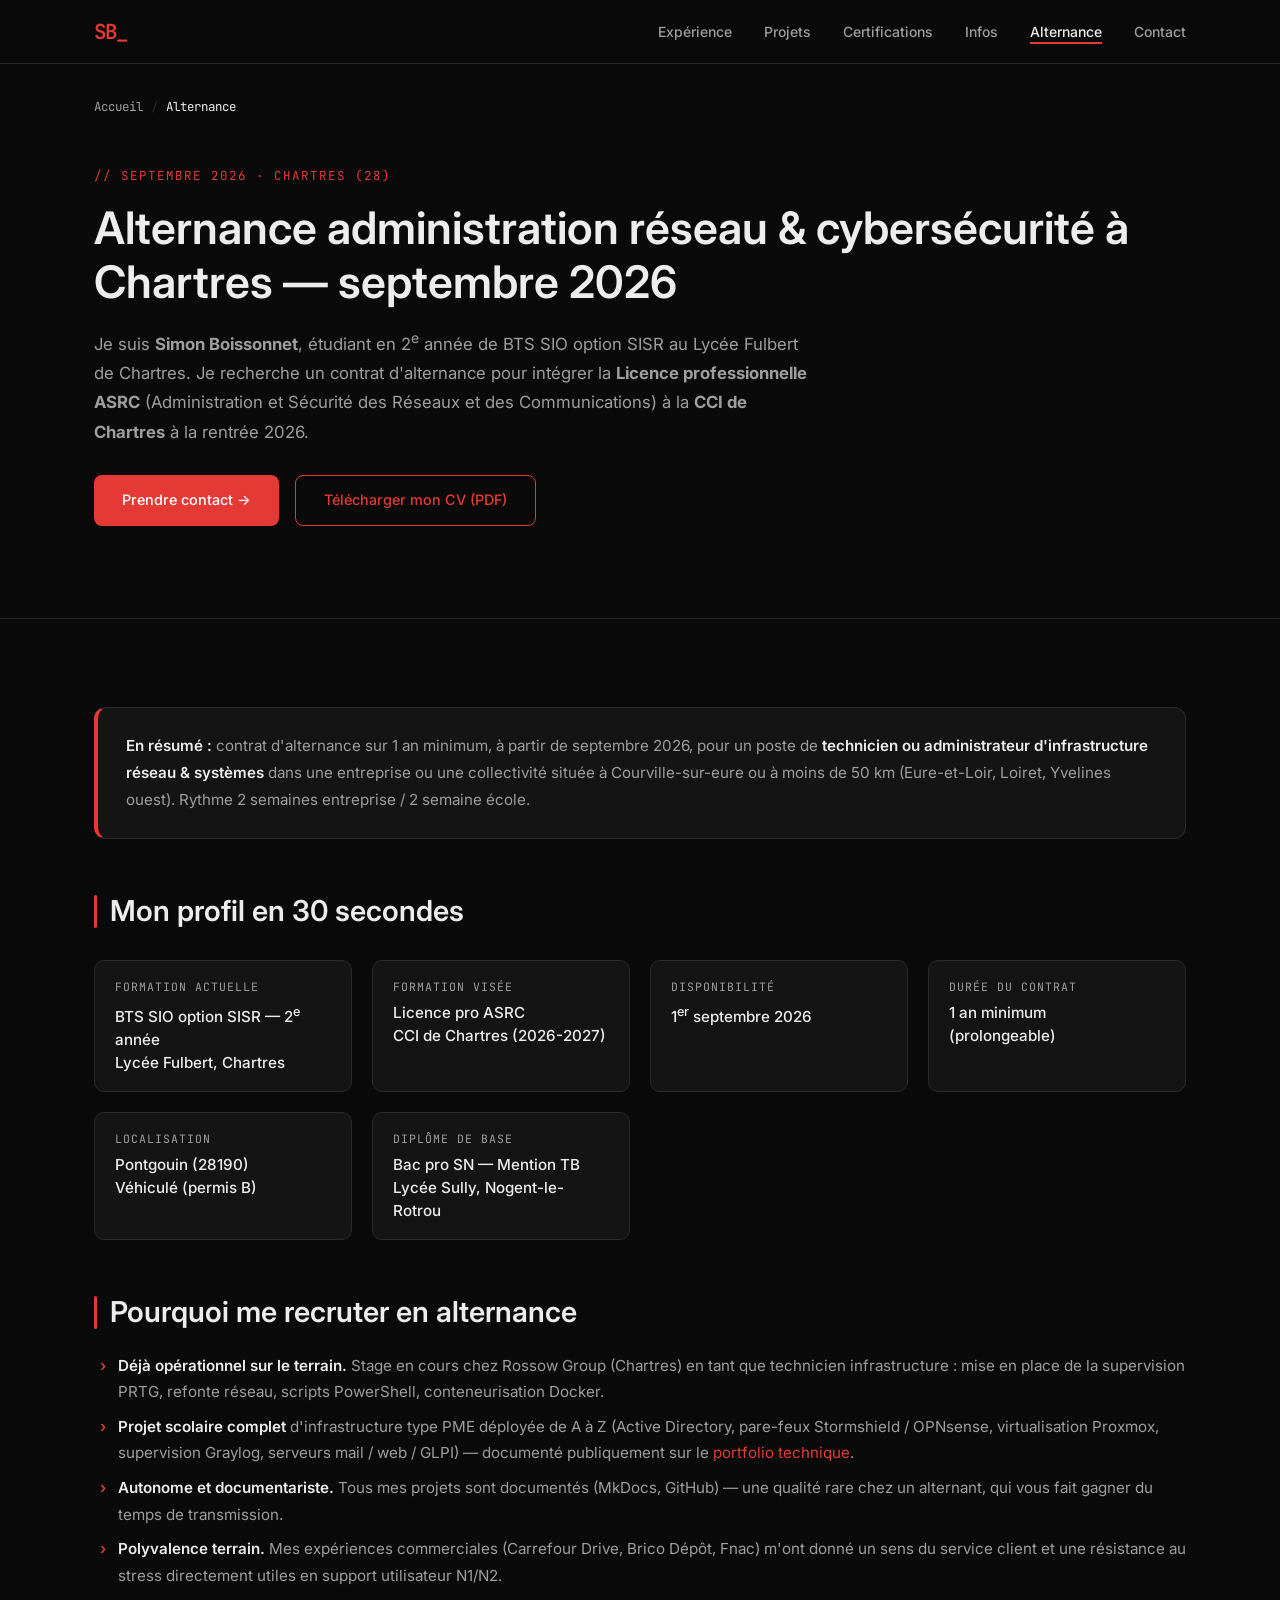
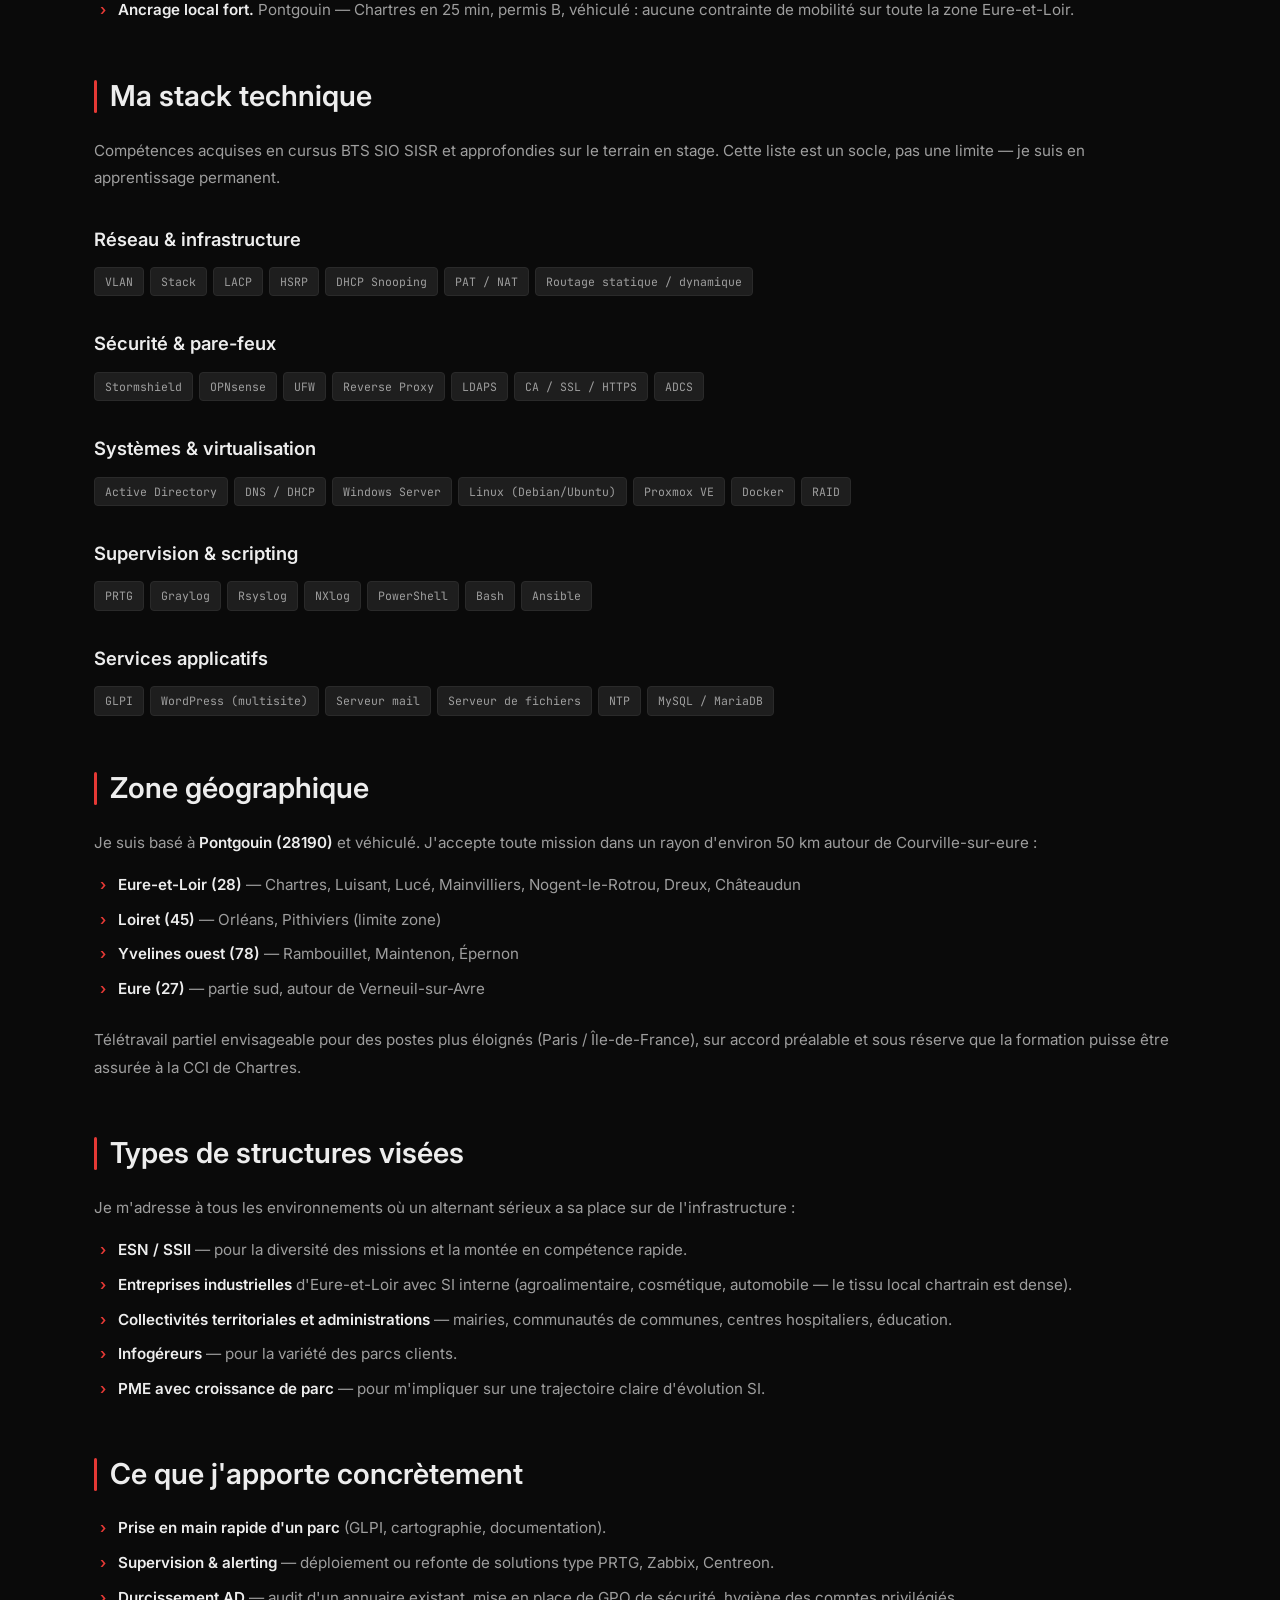
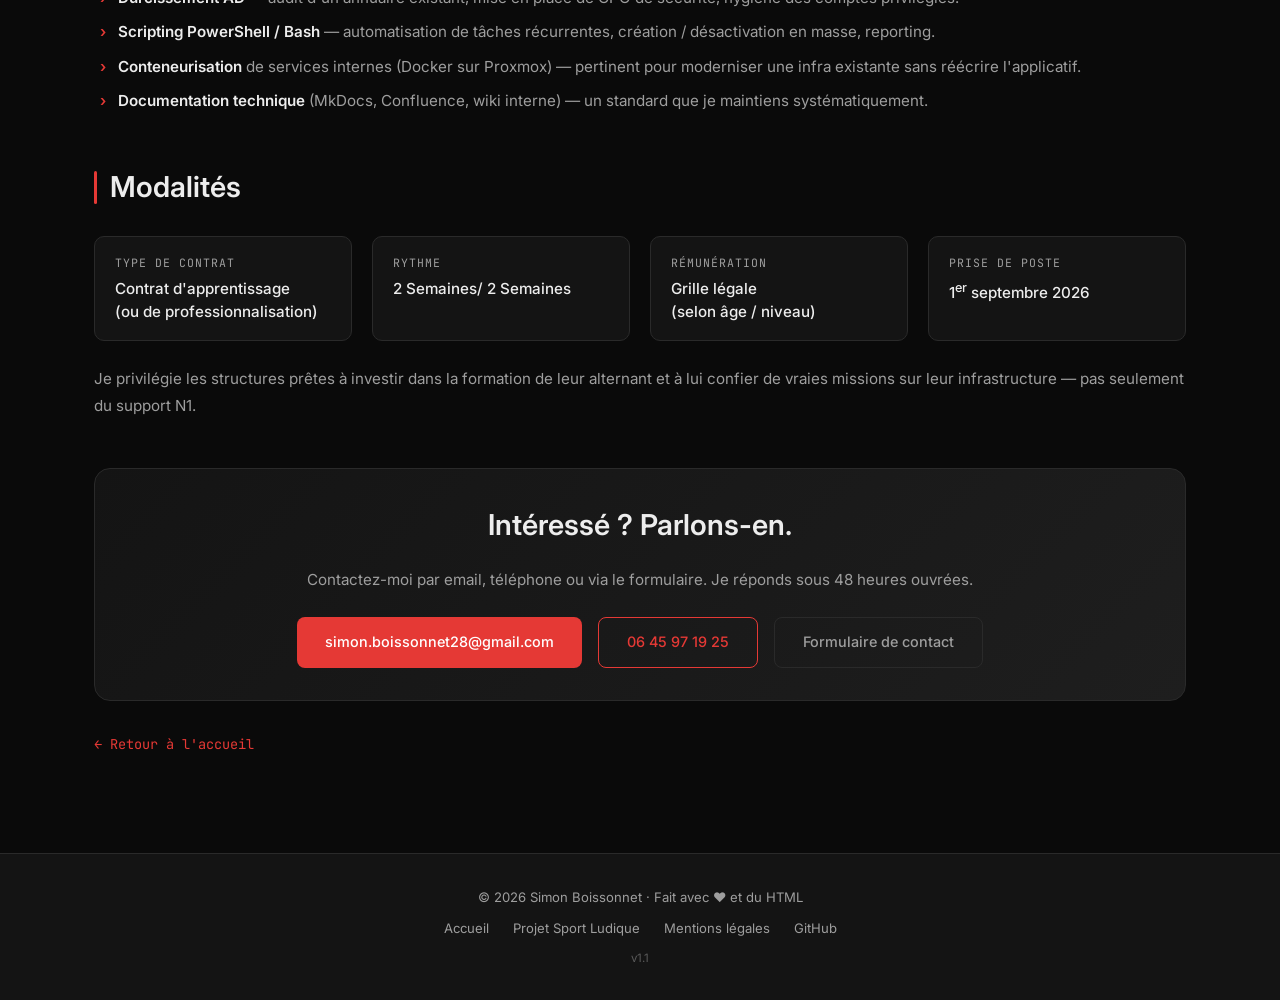
<file: alternance.html>
<!DOCTYPE html>
<html lang="fr">
<head>
  <meta charset="UTF-8">
  <meta name="viewport" content="width=device-width, initial-scale=1.0">

  <!-- ═══════════════════════════════════════════
       SEO — TITRE & DESCRIPTION
       ═══════════════════════════════════════════ -->
  <title>Alternance BTS SIO SISR / Licence ASRC à Chartres — Simon Boissonnet</title>
  <meta name="description" content="Recherche d'alternance en administration réseau et cybersécurité à Chartres (28) dès septembre 2026 · Licence pro ASRC à la CCI de Chartres · Profil, compétences, zone géographique et contact.">
  <meta name="author" content="Simon Boissonnet">
  <meta name="robots" content="index, follow, max-image-preview:large, max-snippet:-1">
  <meta name="theme-color" content="#0A0A0A">

  <link rel="canonical" href="https://simonboissonnet.fr/alternance.html">

  <!-- Open Graph -->
  <meta property="og:type" content="website">
  <meta property="og:locale" content="fr_FR">
  <meta property="og:url" content="https://simonboissonnet.fr/alternance.html">
  <meta property="og:site_name" content="Simon Boissonnet — Portfolio">
  <meta property="og:title" content="Alternance BTS SIO SISR / Licence ASRC à Chartres — Simon Boissonnet">
  <meta property="og:description" content="Alternance administration réseau &amp; cybersécurité à Chartres dès septembre 2026. Profil technique, zone Eure-et-Loir + 50 km, contact direct.">
  <meta property="og:image" content="https://simonboissonnet.fr/assets/og-image.jpg">
  <meta property="og:image:width" content="1200">
  <meta property="og:image:height" content="630">
  <meta property="og:image:alt" content="Simon Boissonnet — BTS SIO SISR, futur alternant Licence ASRC à Chartres">

  <!-- Twitter Card -->
  <meta name="twitter:card" content="summary_large_image">
  <meta name="twitter:title" content="Alternance BTS SIO SISR / Licence ASRC à Chartres — Simon Boissonnet">
  <meta name="twitter:description" content="Alternance administration réseau &amp; cybersécurité à Chartres dès septembre 2026. Profil technique, zone Eure-et-Loir + 50 km, contact direct.">
  <meta name="twitter:image" content="https://simonboissonnet.fr/assets/og-image.jpg">

  <!-- Favicons -->
  <link rel="icon" type="image/svg+xml" href="/assets/favicon.svg">
  <link rel="apple-touch-icon" href="/assets/favicon.svg">

  <!-- Fonts (non-bloquant) -->
  <link rel="preconnect" href="https://fonts.googleapis.com">
  <link rel="preconnect" href="https://fonts.gstatic.com" crossorigin>
  <link rel="stylesheet" href="https://fonts.googleapis.com/css2?family=Inter:wght@400;500;600&family=JetBrains+Mono:wght@400;500&display=swap" media="print" onload="this.media='all'">
  <noscript><link rel="stylesheet" href="https://fonts.googleapis.com/css2?family=Inter:wght@400;500;600&family=JetBrains+Mono:wght@400;500&display=swap"></noscript>

  <!-- CSS -->
  <link rel="stylesheet" href="/assets/styles.css">

  <!-- Sitemap -->
  <link rel="sitemap" type="application/xml" href="/sitemap.xml">

  <!-- ═══════════════════════════════════════════
       DONNÉES STRUCTURÉES — JSON-LD
       ═══════════════════════════════════════════ -->
  <script type="application/ld+json">
  {
    "@context": "https://schema.org",
    "@graph": [
      {
        "@type": "ProfilePage",
        "@id": "https://simonboissonnet.fr/alternance.html#webpage",
        "url": "https://simonboissonnet.fr/alternance.html",
        "name": "Alternance BTS SIO SISR / Licence ASRC à Chartres — Simon Boissonnet",
        "description": "Recherche d'alternance en administration réseau et cybersécurité à Chartres (28) dès septembre 2026 pour la Licence professionnelle ASRC à la CCI de Chartres.",
        "inLanguage": "fr-FR",
        "mainEntity": { "@id": "https://simonboissonnet.fr/#person" },
        "isPartOf": { "@id": "https://simonboissonnet.fr/#website" },
        "primaryImageOfPage": "https://simonboissonnet.fr/assets/og-image.jpg",
        "breadcrumb": { "@id": "https://simonboissonnet.fr/alternance.html#breadcrumb" }
      },
      {
        "@type": "BreadcrumbList",
        "@id": "https://simonboissonnet.fr/alternance.html#breadcrumb",
        "itemListElement": [
          {
            "@type": "ListItem",
            "position": 1,
            "name": "Accueil",
            "item": "https://simonboissonnet.fr/"
          },
          {
            "@type": "ListItem",
            "position": 2,
            "name": "Alternance",
            "item": "https://simonboissonnet.fr/alternance.html"
          }
        ]
      },
      {
        "@type": "Person",
        "@id": "https://simonboissonnet.fr/#person",
        "name": "Simon Boissonnet",
        "givenName": "Simon",
        "familyName": "Boissonnet",
        "url": "https://simonboissonnet.fr/",
        "image": "https://simonboissonnet.fr/assets/photo.jpg",
        "jobTitle": "Étudiant BTS SIO SISR — Futur alternant Licence ASRC",
        "hasOccupation": {
          "@type": "Occupation",
          "name": "Technicien / Administrateur d'infrastructure réseau et systèmes (alternance)",
          "occupationLocation": {
            "@type": "AdministrativeArea",
            "name": "Chartres, Eure-et-Loir, Centre-Val de Loire, France"
          },
          "skills": "Active Directory, Proxmox, Docker, Stormshield, OPNsense, PRTG, Graylog, PowerShell, VLAN, LDAPS, HSRP, ADCS",
          "educationRequirements": "BTS SIO SISR (en cours) · Licence pro ASRC (à partir de sept. 2026)"
        },
        "seeks": {
          "@type": "Demand",
          "name": "Alternance — Administration de l'infrastructure, systèmes et réseaux",
          "description": "Contrat d'alternance à partir de septembre 2026 dans le cadre de la Licence professionnelle ASRC (Administration et Sécurité des Réseaux et des Communications) à la CCI de Chartres. Rythme : 2 semaines en entreprise / 2 semaine en formation. Zone : Eure-et-Loir et départements limitrophes (50 km autour de Courville-sur-eure).",
          "availabilityStarts": "2026-09-01",
          "areaServed": [
            { "@type": "AdministrativeArea", "name": "Eure-et-Loir" },
            { "@type": "AdministrativeArea", "name": "Loiret" },
            { "@type": "AdministrativeArea", "name": "Yvelines" }
          ]
        },
        "contactPoint": [
          {
            "@type": "ContactPoint",
            "contactType": "Contact professionnel",
            "email": "simon.boissonnet28@gmail.com",
            "telephone": "+33-6-45-97-19-25",
            "availableLanguage": ["fr", "en"]
          }
        ],
        "address": {
          "@type": "PostalAddress",
          "addressLocality": "Pontgouin",
          "postalCode": "28190",
          "addressRegion": "Centre-Val de Loire",
          "addressCountry": "FR"
        },
        "sameAs": ["https://github.com/sym-0ne"]
      }
    ]
  }
  </script>
</head>
<body>

  <!-- Skip-link -->
  <a href="#main" class="skip-link">Aller au contenu principal</a>

  <!-- Custom cursor -->
  <div id="cursor-dot" aria-hidden="true"></div>

  <!-- Mobile overlay -->
  <div class="nav-overlay" id="navOverlay" aria-hidden="true"></div>

  <!-- ═══════════════════════════════════════════
       NAVBAR
       ═══════════════════════════════════════════ -->
  <nav class="navbar" aria-label="Navigation principale">
    <div class="container">
      <a href="/" class="nav-logo" aria-label="Simon Boissonnet — Accueil">SB_</a>
      <ul class="nav-links" id="navLinks" role="list">
        <li><a href="/#experience">Expérience</a></li>
        <li><a href="/#projets">Projets</a></li>
        <li><a href="/#certifications">Certifications</a></li>
        <li><a href="/#infos">Infos</a></li>
        <li><a href="/alternance.html" aria-current="page">Alternance</a></li>
        <li><a href="/#contact">Contact</a></li>
      </ul>
      <button class="hamburger" id="hamburger" aria-label="Ouvrir le menu" aria-expanded="false" aria-controls="navLinks">
        <span></span><span></span><span></span>
      </button>
    </div>
  </nav>

  <main id="main">

    <!-- ═══════════════════════════════════════════
         BREADCRUMB
         ═══════════════════════════════════════════ -->
    <div class="container">
      <nav class="breadcrumb" aria-label="Fil d'Ariane">
        <ol>
          <li><a href="/">Accueil</a></li>
          <li><span aria-current="page">Alternance</span></li>
        </ol>
      </nav>
    </div>

    <!-- ═══════════════════════════════════════════
         PAGE HERO
         ═══════════════════════════════════════════ -->
    <header class="page-hero">
      <div class="container">
        <p class="tagline">// Septembre 2026 · Chartres (28)</p>
        <h1>Alternance administration réseau &amp; cybersécurité à Chartres — septembre 2026</h1>
        <p class="lead">
          Je suis <strong>Simon Boissonnet</strong>, étudiant en 2<sup>e</sup> année de BTS SIO option SISR
          au Lycée Fulbert de Chartres. Je recherche un contrat d'alternance pour intégrer
          la <strong>Licence professionnelle ASRC</strong> (Administration et Sécurité des Réseaux
          et des Communications) à la <strong>CCI de Chartres</strong> à la rentrée 2026.
        </p>
        <div class="hero-actions" style="margin-top:28px;">
          <a href="/#contact" class="btn btn-primary">Prendre contact →</a>
          <a href="/assets/CV.pdf" class="btn btn-outline" download>Télécharger mon CV (PDF)</a>
        </div>
      </div>
    </header>

    <!-- ═══════════════════════════════════════════
         CONTENU
         ═══════════════════════════════════════════ -->
    <article class="content">
      <div class="container">

        <!-- Bloc synthèse clé ─ optimisé featured snippet -->
        <div class="info-card">
          <p><strong>En résumé :</strong> contrat d'alternance sur 1 an minimum, à partir de septembre 2026, pour un poste de <strong>technicien ou administrateur d'infrastructure réseau &amp; systèmes</strong> dans une entreprise ou une collectivité située à Courville-sur-eure ou à moins de 50&nbsp;km (Eure-et-Loir, Loiret, Yvelines ouest). Rythme 2 semaines entreprise / 2 semaine école.</p>
        </div>

        <h2>Mon profil en 30 secondes</h2>

        <div class="kv-grid">
          <div class="kv">
            <div class="kv-label">Formation actuelle</div>
            <div class="kv-value">BTS SIO option SISR — 2<sup>e</sup> année<br>Lycée Fulbert, Chartres</div>
          </div>
          <div class="kv">
            <div class="kv-label">Formation visée</div>
            <div class="kv-value">Licence pro ASRC<br>CCI de Chartres (2026-2027)</div>
          </div>
          <div class="kv">
            <div class="kv-label">Disponibilité</div>
            <div class="kv-value">1<sup>er</sup> septembre 2026</div>
          </div>
          <div class="kv">
            <div class="kv-label">Durée du contrat</div>
            <div class="kv-value">1 an minimum<br>(prolongeable)</div>
          </div>
          <div class="kv">
            <div class="kv-label">Localisation</div>
            <div class="kv-value">Pontgouin (28190)<br>Véhiculé (permis B)</div>
          </div>
          <div class="kv">
            <div class="kv-label">Diplôme de base</div>
            <div class="kv-value">Bac pro SN — Mention TB<br>Lycée Sully, Nogent-le-Rotrou</div>
          </div>
        </div>

        <h2>Pourquoi me recruter en alternance</h2>
        <ul>
          <li><strong>Déjà opérationnel sur le terrain.</strong> Stage en cours chez Rossow Group (Chartres) en tant que technicien infrastructure : mise en place de la supervision PRTG, refonte réseau, scripts PowerShell, conteneurisation Docker.</li>
          <li><strong>Projet scolaire complet</strong> d'infrastructure type PME déployée de A à Z (Active Directory, pare-feux Stormshield / OPNsense, virtualisation Proxmox, supervision Graylog, serveurs mail / web / GLPI) — documenté publiquement sur le <a href="/projets/sport-ludique-chartres.html">portfolio technique</a>.</li>
          <li><strong>Autonome et documentariste.</strong> Tous mes projets sont documentés (MkDocs, GitHub) — une qualité rare chez un alternant, qui vous fait gagner du temps de transmission.</li>
          <li><strong>Polyvalence terrain.</strong> Mes expériences commerciales (Carrefour Drive, Brico Dépôt, Fnac) m'ont donné un sens du service client et une résistance au stress directement utiles en support utilisateur N1/N2.</li>
          <li><strong>Ancrage local fort.</strong> Pontgouin — Chartres en 25 min, permis B, véhiculé : aucune contrainte de mobilité sur toute la zone Eure-et-Loir.</li>
        </ul>

        <h2>Ma stack technique</h2>
        <p>Compétences acquises en cursus BTS SIO SISR et approfondies sur le terrain en stage. Cette liste est un socle, pas une limite — je suis en apprentissage permanent.</p>

        <h3>Réseau &amp; infrastructure</h3>
        <div class="tags">
          <span class="tag">VLAN</span><span class="tag">Stack</span>
          <span class="tag">LACP</span><span class="tag">HSRP</span>
          <span class="tag">DHCP Snooping</span><span class="tag">PAT / NAT</span>
          <span class="tag">Routage statique / dynamique</span>
        </div>

        <h3>Sécurité &amp; pare-feux</h3>
        <div class="tags">
          <span class="tag">Stormshield</span><span class="tag">OPNsense</span>
          <span class="tag">UFW</span><span class="tag">Reverse Proxy</span>
          <span class="tag">LDAPS</span><span class="tag">CA / SSL / HTTPS</span>
          <span class="tag">ADCS</span>
        </div>

        <h3>Systèmes &amp; virtualisation</h3>
        <div class="tags">
          <span class="tag">Active Directory</span><span class="tag">DNS / DHCP</span>
          <span class="tag">Windows Server</span><span class="tag">Linux (Debian/Ubuntu)</span>
          <span class="tag">Proxmox VE</span><span class="tag">Docker</span>
          <span class="tag">RAID</span>
        </div>

        <h3>Supervision &amp; scripting</h3>
        <div class="tags">
          <span class="tag">PRTG</span><span class="tag">Graylog</span>
          <span class="tag">Rsyslog</span><span class="tag">NXlog</span>
          <span class="tag">PowerShell</span><span class="tag">Bash</span>
          <span class="tag">Ansible</span>
        </div>

        <h3>Services applicatifs</h3>
        <div class="tags">
          <span class="tag">GLPI</span><span class="tag">WordPress (multisite)</span>
          <span class="tag">Serveur mail</span><span class="tag">Serveur de fichiers</span>
          <span class="tag">NTP</span><span class="tag">MySQL / MariaDB</span>
        </div>

        <h2>Zone géographique</h2>
        <p>Je suis basé à <strong>Pontgouin (28190)</strong> et véhiculé. J'accepte toute mission dans un rayon d'environ 50&nbsp;km autour de Courville-sur-eure :</p>
        <ul>
          <li><strong>Eure-et-Loir (28)</strong> — Chartres, Luisant, Lucé, Mainvilliers, Nogent-le-Rotrou, Dreux, Châteaudun</li>
          <li><strong>Loiret (45)</strong> — Orléans, Pithiviers (limite zone)</li>
          <li><strong>Yvelines ouest (78)</strong> — Rambouillet, Maintenon, Épernon</li>
          <li><strong>Eure (27)</strong> — partie sud, autour de Verneuil-sur-Avre</li>
        </ul>
        <p>Télétravail partiel envisageable pour des postes plus éloignés (Paris / Île-de-France), sur accord préalable et sous réserve que la formation puisse être assurée à la CCI de Chartres.</p>

        <h2>Types de structures visées</h2>
        <p>Je m'adresse à tous les environnements où un alternant sérieux a sa place sur de l'infrastructure :</p>
        <ul>
          <li><strong>ESN / SSII</strong> — pour la diversité des missions et la montée en compétence rapide.</li>
          <li><strong>Entreprises industrielles</strong> d'Eure-et-Loir avec SI interne (agroalimentaire, cosmétique, automobile — le tissu local chartrain est dense).</li>
          <li><strong>Collectivités territoriales et administrations</strong> — mairies, communautés de communes, centres hospitaliers, éducation.</li>
          <li><strong>Infogéreurs</strong> — pour la variété des parcs clients.</li>
          <li><strong>PME avec croissance de parc</strong> — pour m'impliquer sur une trajectoire claire d'évolution SI.</li>
        </ul>

        <h2>Ce que j'apporte concrètement</h2>
        <ul>
          <li><strong>Prise en main rapide d'un parc</strong> (GLPI, cartographie, documentation).</li>
          <li><strong>Supervision &amp; alerting</strong> — déploiement ou refonte de solutions type PRTG, Zabbix, Centreon.</li>
          <li><strong>Durcissement AD</strong> — audit d'un annuaire existant, mise en place de GPO de sécurité, hygiène des comptes privilégiés.</li>
          <li><strong>Scripting PowerShell / Bash</strong> — automatisation de tâches récurrentes, création / désactivation en masse, reporting.</li>
          <li><strong>Conteneurisation</strong> de services internes (Docker sur Proxmox) — pertinent pour moderniser une infra existante sans réécrire l'applicatif.</li>
          <li><strong>Documentation technique</strong> (MkDocs, Confluence, wiki interne) — un standard que je maintiens systématiquement.</li>
        </ul>

        <h2>Modalités</h2>
        <div class="kv-grid">
          <div class="kv">
            <div class="kv-label">Type de contrat</div>
            <div class="kv-value">Contrat d'apprentissage<br>(ou de professionnalisation)</div>
          </div>
          <div class="kv">
            <div class="kv-label">Rythme</div>
            <div class="kv-value">2 Semaines/ 2 Semaines</div>
          </div>
          <div class="kv">
            <div class="kv-label">Rémunération</div>
            <div class="kv-value">Grille légale<br>(selon âge / niveau)</div>
          </div>
          <div class="kv">
            <div class="kv-label">Prise de poste</div>
            <div class="kv-value">1<sup>er</sup> septembre 2026</div>
          </div>
        </div>
        <p>Je privilégie les structures prêtes à investir dans la formation de leur alternant et à lui confier de vraies missions sur leur infrastructure — pas seulement du support N1.</p>

        <!-- CTA final -->
        <section class="page-cta" aria-labelledby="cta-title">
          <h2 id="cta-title">Intéressé ? Parlons-en.</h2>
          <p>Contactez-moi par email, téléphone ou via le formulaire. Je réponds sous 48 heures ouvrées.</p>
          <div class="hero-actions">
            <a href="mailto:simon.boissonnet28@gmail.com?subject=Alternance%20septembre%202026" class="btn btn-primary">simon.boissonnet28@gmail.com</a>
            <a href="tel:+33645971925" class="btn btn-outline">06 45 97 19 25</a>
            <a href="/#contact" class="btn btn-ghost">Formulaire de contact</a>
          </div>
        </section>

        <a href="/" class="back-home">← Retour à l'accueil</a>

      </div>
    </article>

  </main>

  <!-- ═══════════════════════════════════════════
       FOOTER
       ═══════════════════════════════════════════ -->
  <footer class="footer">
    <div class="container">
      <p>© 2026 Simon Boissonnet · Fait avec ❤ et du HTML</p>
      <nav class="footer-links" aria-label="Liens de pied de page">
        <a href="/">Accueil</a>
        <a href="/projets/sport-ludique-chartres.html">Projet Sport Ludique</a>
        <a href="/mentions-legales.html">Mentions légales</a>
        <a href="https://github.com/sym-0ne" target="_blank" rel="noopener">GitHub</a>
      </nav>
      <p style="margin-top:8px; font-size:.72rem; opacity:.5;">v1.1</p>
    </div>
  </footer>

  <!-- ═══════════════════════════════════════════
       JAVASCRIPT (minimum : cursor + hamburger)
       ═══════════════════════════════════════════ -->
  <script>
    const reduceMotion = matchMedia('(prefers-reduced-motion: reduce)').matches;

    (() => {
      const dot = document.getElementById('cursor-dot');
      if (reduceMotion || !matchMedia('(pointer: fine)').matches) {
        dot.style.display = 'none';
        return;
      }
      let mx = -100, my = -100;
      document.addEventListener('mousemove', e => { mx = e.clientX; my = e.clientY; });
      (function loop() {
        dot.style.left = mx + 'px';
        dot.style.top = my + 'px';
        requestAnimationFrame(loop);
      })();
      document.querySelectorAll('a, button, input, textarea, label').forEach(el => {
        el.addEventListener('mouseenter', () => dot.classList.add('hover'));
        el.addEventListener('mouseleave', () => dot.classList.remove('hover'));
      });
    })();

    (() => {
      const btn = document.getElementById('hamburger');
      const nav = document.getElementById('navLinks');
      const overlay = document.getElementById('navOverlay');
      if (!btn || !nav || !overlay) return;

      function toggle() {
        const open = btn.classList.toggle('open');
        nav.classList.toggle('open');
        overlay.classList.toggle('open');
        btn.setAttribute('aria-expanded', open);
        btn.setAttribute('aria-label', open ? 'Fermer le menu' : 'Ouvrir le menu');
      }
      function close() {
        btn.classList.remove('open');
        nav.classList.remove('open');
        overlay.classList.remove('open');
        btn.setAttribute('aria-expanded', false);
        btn.setAttribute('aria-label', 'Ouvrir le menu');
      }
      btn.addEventListener('click', toggle);
      overlay.addEventListener('click', close);
      nav.querySelectorAll('a').forEach(a => a.addEventListener('click', close));
      document.addEventListener('keydown', e => {
        if (e.key === 'Escape' && nav.classList.contains('open')) close();
      });
    })();
  </script>
</body>
</html>
</file>
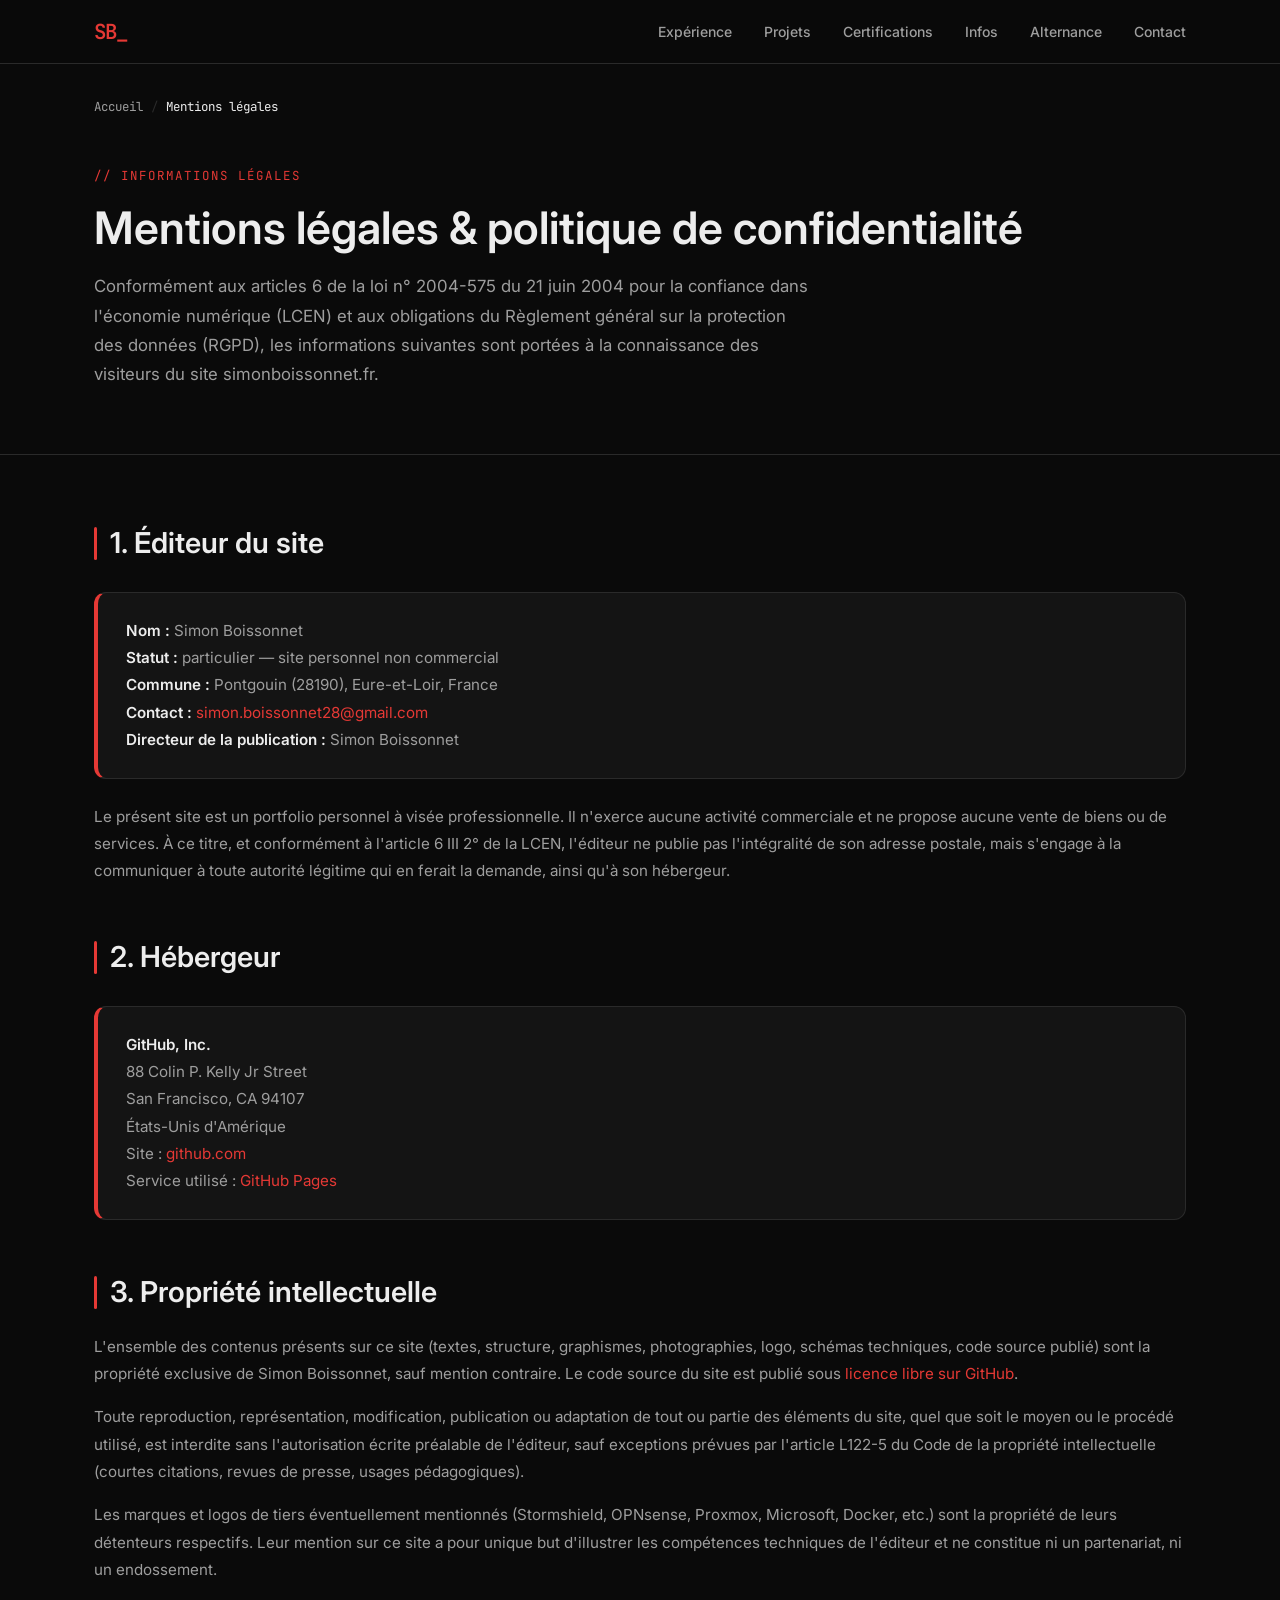
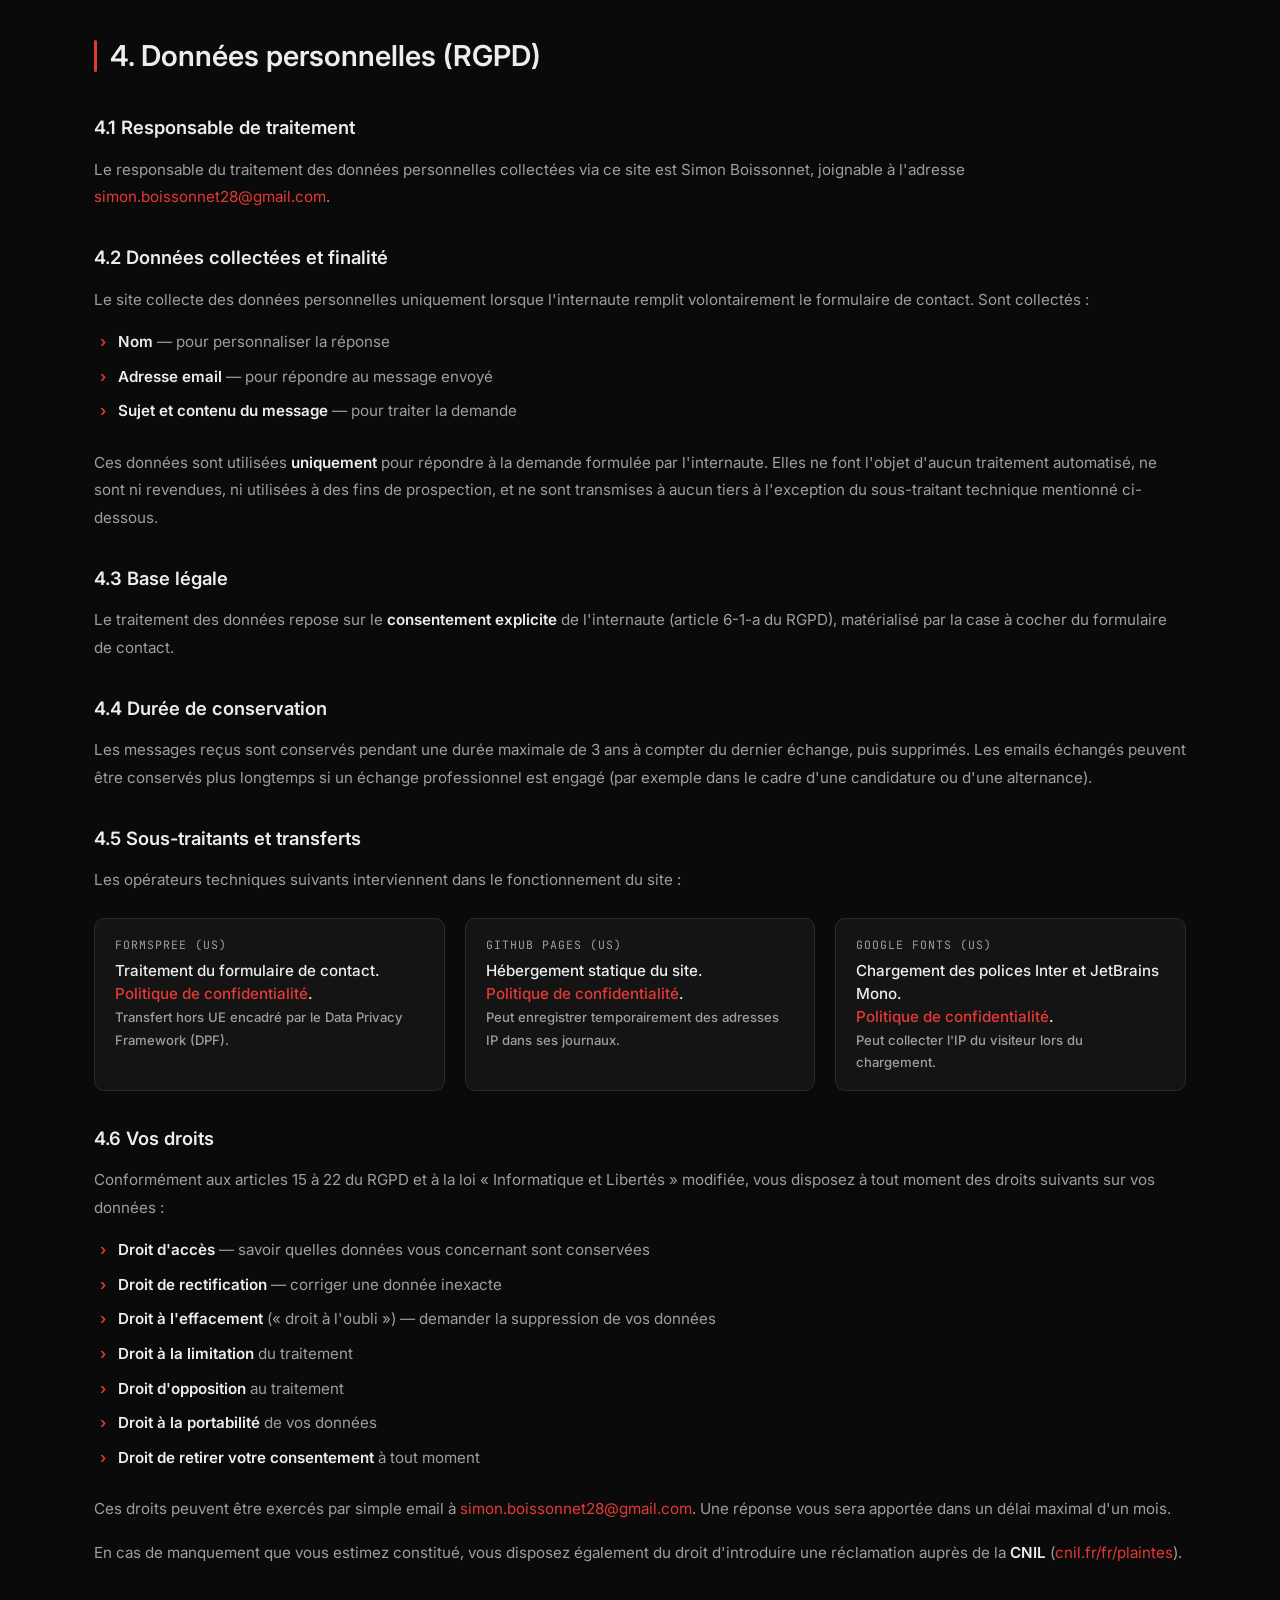
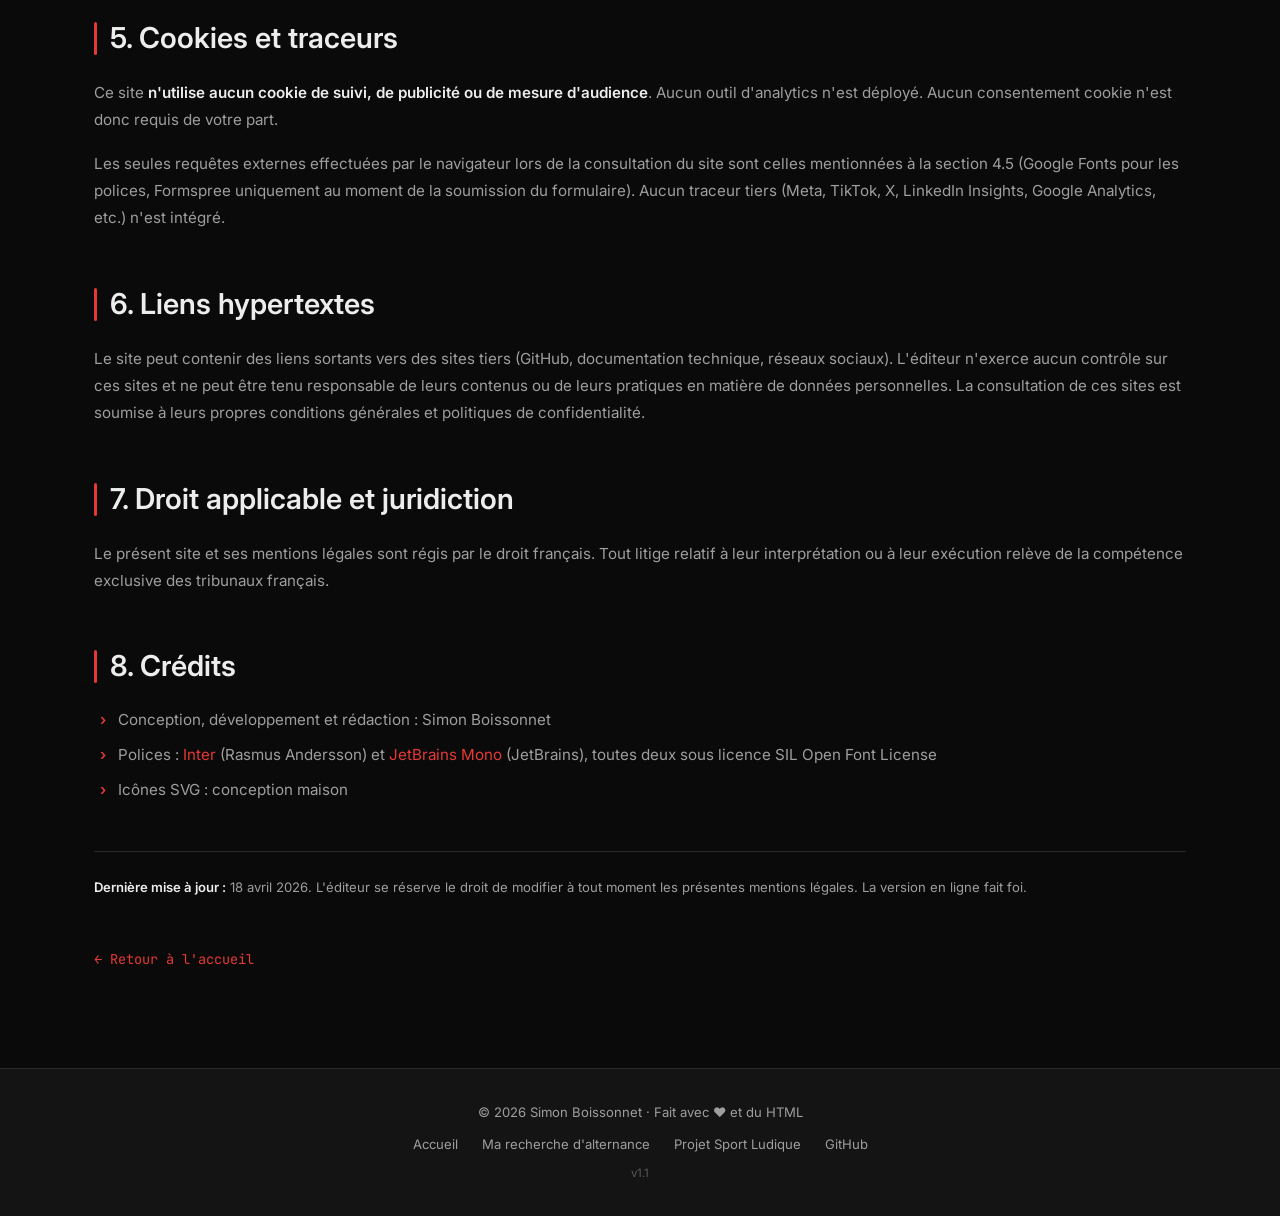
<file: mentions-legales.html>
<!DOCTYPE html>
<html lang="fr">
<head>
  <meta charset="UTF-8">
  <meta name="viewport" content="width=device-width, initial-scale=1.0">

  <!-- ═══════════════════════════════════════════
       SEO
       ═══════════════════════════════════════════ -->
  <title>Mentions légales — Simon Boissonnet</title>
  <meta name="description" content="Mentions légales et politique de confidentialité du site simonboissonnet.fr — éditeur, hébergeur, données personnelles, RGPD.">
  <meta name="robots" content="noindex, follow">
  <meta name="theme-color" content="#0A0A0A">
  <link rel="canonical" href="https://simonboissonnet.fr/mentions-legales.html">

  <!-- Favicons -->
  <link rel="icon" type="image/svg+xml" href="/assets/favicon.svg">
  <link rel="apple-touch-icon" href="/assets/favicon.svg">

  <!-- Fonts -->
  <link rel="preconnect" href="https://fonts.googleapis.com">
  <link rel="preconnect" href="https://fonts.gstatic.com" crossorigin>
  <link rel="stylesheet" href="https://fonts.googleapis.com/css2?family=Inter:wght@400;500;600&family=JetBrains+Mono:wght@400;500&display=swap" media="print" onload="this.media='all'">
  <noscript><link rel="stylesheet" href="https://fonts.googleapis.com/css2?family=Inter:wght@400;500;600&family=JetBrains+Mono:wght@400;500&display=swap"></noscript>

  <!-- CSS -->
  <link rel="stylesheet" href="/assets/styles.css">
</head>
<body>

  <a href="#main" class="skip-link">Aller au contenu principal</a>
  <div id="cursor-dot" aria-hidden="true"></div>
  <div class="nav-overlay" id="navOverlay" aria-hidden="true"></div>

  <!-- NAVBAR -->
  <nav class="navbar" aria-label="Navigation principale">
    <div class="container">
      <a href="/" class="nav-logo" aria-label="Simon Boissonnet — Accueil">SB_</a>
      <ul class="nav-links" id="navLinks" role="list">
        <li><a href="/#experience">Expérience</a></li>
        <li><a href="/#projets">Projets</a></li>
        <li><a href="/#certifications">Certifications</a></li>
        <li><a href="/#infos">Infos</a></li>
        <li><a href="/alternance.html">Alternance</a></li>
        <li><a href="/#contact">Contact</a></li>
      </ul>
      <button class="hamburger" id="hamburger" aria-label="Ouvrir le menu" aria-expanded="false" aria-controls="navLinks">
        <span></span><span></span><span></span>
      </button>
    </div>
  </nav>

  <main id="main">

    <!-- BREADCRUMB -->
    <div class="container">
      <nav class="breadcrumb" aria-label="Fil d'Ariane">
        <ol>
          <li><a href="/">Accueil</a></li>
          <li><span aria-current="page">Mentions légales</span></li>
        </ol>
      </nav>
    </div>

    <!-- HEADER -->
    <header class="page-hero">
      <div class="container">
        <p class="tagline">// Informations légales</p>
        <h1>Mentions légales &amp; politique de confidentialité</h1>
        <p class="lead">
          Conformément aux articles 6 de la loi n° 2004-575 du 21 juin 2004 pour la confiance
          dans l'économie numérique (LCEN) et aux obligations du Règlement général sur la
          protection des données (RGPD), les informations suivantes sont portées à la
          connaissance des visiteurs du site simonboissonnet.fr.
        </p>
      </div>
    </header>

    <!-- CONTENU -->
    <article class="content">
      <div class="container">

        <h2>1. Éditeur du site</h2>
        <div class="info-card">
          <p>
            <strong>Nom :</strong> Simon Boissonnet<br>
            <strong>Statut :</strong> particulier — site personnel non commercial<br>
            <strong>Commune :</strong> Pontgouin (28190), Eure-et-Loir, France<br>
            <strong>Contact :</strong> <a href="mailto:simon.boissonnet28@gmail.com">simon.boissonnet28@gmail.com</a><br>
            <strong>Directeur de la publication :</strong> Simon Boissonnet
          </p>
        </div>
        <p>
          Le présent site est un portfolio personnel à visée professionnelle. Il n'exerce
          aucune activité commerciale et ne propose aucune vente de biens ou de services.
          À ce titre, et conformément à l'article 6 III 2° de la LCEN, l'éditeur ne publie
          pas l'intégralité de son adresse postale, mais s'engage à la communiquer à toute
          autorité légitime qui en ferait la demande, ainsi qu'à son hébergeur.
        </p>

        <h2>2. Hébergeur</h2>
        <div class="info-card">
          <p>
            <strong>GitHub, Inc.</strong><br>
            88 Colin P. Kelly Jr Street<br>
            San Francisco, CA 94107<br>
            États-Unis d'Amérique<br>
            Site : <a href="https://github.com" target="_blank" rel="noopener">github.com</a><br>
            Service utilisé : <a href="https://pages.github.com" target="_blank" rel="noopener">GitHub Pages</a>
          </p>
        </div>

        <h2>3. Propriété intellectuelle</h2>
        <p>
          L'ensemble des contenus présents sur ce site (textes, structure, graphismes,
          photographies, logo, schémas techniques, code source publié) sont la propriété
          exclusive de Simon Boissonnet, sauf mention contraire. Le code source du site est
          publié sous <a href="https://github.com/sym-0ne" target="_blank" rel="noopener">licence libre sur GitHub</a>.
        </p>
        <p>
          Toute reproduction, représentation, modification, publication ou adaptation de
          tout ou partie des éléments du site, quel que soit le moyen ou le procédé utilisé,
          est interdite sans l'autorisation écrite préalable de l'éditeur, sauf exceptions
          prévues par l'article L122-5 du Code de la propriété intellectuelle (courtes
          citations, revues de presse, usages pédagogiques).
        </p>
        <p>
          Les marques et logos de tiers éventuellement mentionnés (Stormshield, OPNsense,
          Proxmox, Microsoft, Docker, etc.) sont la propriété de leurs détenteurs respectifs.
          Leur mention sur ce site a pour unique but d'illustrer les compétences techniques
          de l'éditeur et ne constitue ni un partenariat, ni un endossement.
        </p>

        <h2>4. Données personnelles (RGPD)</h2>

        <h3>4.1 Responsable de traitement</h3>
        <p>
          Le responsable du traitement des données personnelles collectées via ce site est
          Simon Boissonnet, joignable à l'adresse
          <a href="mailto:simon.boissonnet28@gmail.com">simon.boissonnet28@gmail.com</a>.
        </p>

        <h3>4.2 Données collectées et finalité</h3>
        <p>
          Le site collecte des données personnelles uniquement lorsque l'internaute
          remplit volontairement le formulaire de contact. Sont collectés :
        </p>
        <ul>
          <li><strong>Nom</strong> — pour personnaliser la réponse</li>
          <li><strong>Adresse email</strong> — pour répondre au message envoyé</li>
          <li><strong>Sujet et contenu du message</strong> — pour traiter la demande</li>
        </ul>
        <p>
          Ces données sont utilisées <strong>uniquement</strong> pour répondre à la demande
          formulée par l'internaute. Elles ne font l'objet d'aucun traitement automatisé,
          ne sont ni revendues, ni utilisées à des fins de prospection, et ne sont
          transmises à aucun tiers à l'exception du sous-traitant technique mentionné
          ci-dessous.
        </p>

        <h3>4.3 Base légale</h3>
        <p>
          Le traitement des données repose sur le <strong>consentement explicite</strong>
          de l'internaute (article 6-1-a du RGPD), matérialisé par la case à cocher du
          formulaire de contact.
        </p>

        <h3>4.4 Durée de conservation</h3>
        <p>
          Les messages reçus sont conservés pendant une durée maximale de 3 ans à compter
          du dernier échange, puis supprimés. Les emails échangés peuvent être conservés
          plus longtemps si un échange professionnel est engagé (par exemple dans le cadre
          d'une candidature ou d'une alternance).
        </p>

        <h3>4.5 Sous-traitants et transferts</h3>
        <p>
          Les opérateurs techniques suivants interviennent dans le fonctionnement du site :
        </p>
        <div class="kv-grid">
          <div class="kv">
            <div class="kv-label">Formspree (US)</div>
            <div class="kv-value">
              Traitement du formulaire de contact.<br>
              <a href="https://formspree.io/legal/privacy-policy" target="_blank" rel="noopener">Politique de confidentialité</a>.<br>
              <span style="font-size:.82rem; color:var(--text-secondary);">Transfert hors UE encadré par le Data Privacy Framework (DPF).</span>
            </div>
          </div>
          <div class="kv">
            <div class="kv-label">GitHub Pages (US)</div>
            <div class="kv-value">
              Hébergement statique du site.<br>
              <a href="https://docs.github.com/fr/site-policy/privacy-policies/github-privacy-statement" target="_blank" rel="noopener">Politique de confidentialité</a>.<br>
              <span style="font-size:.82rem; color:var(--text-secondary);">Peut enregistrer temporairement des adresses IP dans ses journaux.</span>
            </div>
          </div>
          <div class="kv">
            <div class="kv-label">Google Fonts (US)</div>
            <div class="kv-value">
              Chargement des polices Inter et JetBrains Mono.<br>
              <a href="https://policies.google.com/privacy" target="_blank" rel="noopener">Politique de confidentialité</a>.<br>
              <span style="font-size:.82rem; color:var(--text-secondary);">Peut collecter l'IP du visiteur lors du chargement.</span>
            </div>
          </div>
        </div>

        <h3>4.6 Vos droits</h3>
        <p>
          Conformément aux articles 15 à 22 du RGPD et à la loi « Informatique et Libertés »
          modifiée, vous disposez à tout moment des droits suivants sur vos données :
        </p>
        <ul>
          <li><strong>Droit d'accès</strong> — savoir quelles données vous concernant sont conservées</li>
          <li><strong>Droit de rectification</strong> — corriger une donnée inexacte</li>
          <li><strong>Droit à l'effacement</strong> (« droit à l'oubli ») — demander la suppression de vos données</li>
          <li><strong>Droit à la limitation</strong> du traitement</li>
          <li><strong>Droit d'opposition</strong> au traitement</li>
          <li><strong>Droit à la portabilité</strong> de vos données</li>
          <li><strong>Droit de retirer votre consentement</strong> à tout moment</li>
        </ul>
        <p>
          Ces droits peuvent être exercés par simple email à
          <a href="mailto:simon.boissonnet28@gmail.com">simon.boissonnet28@gmail.com</a>.
          Une réponse vous sera apportée dans un délai maximal d'un mois.
        </p>
        <p>
          En cas de manquement que vous estimez constitué, vous disposez également du droit
          d'introduire une réclamation auprès de la <strong>CNIL</strong>
          (<a href="https://www.cnil.fr/fr/plaintes" target="_blank" rel="noopener">cnil.fr/fr/plaintes</a>).
        </p>

        <h2>5. Cookies et traceurs</h2>
        <p>
          Ce site <strong>n'utilise aucun cookie de suivi, de publicité ou de mesure d'audience</strong>.
          Aucun outil d'analytics n'est déployé. Aucun consentement cookie n'est donc requis
          de votre part.
        </p>
        <p>
          Les seules requêtes externes effectuées par le navigateur lors de la consultation
          du site sont celles mentionnées à la section 4.5 (Google Fonts pour les polices,
          Formspree uniquement au moment de la soumission du formulaire). Aucun traceur tiers
          (Meta, TikTok, X, LinkedIn Insights, Google Analytics, etc.) n'est intégré.
        </p>

        <h2>6. Liens hypertextes</h2>
        <p>
          Le site peut contenir des liens sortants vers des sites tiers (GitHub, documentation
          technique, réseaux sociaux). L'éditeur n'exerce aucun contrôle sur ces sites et ne
          peut être tenu responsable de leurs contenus ou de leurs pratiques en matière de
          données personnelles. La consultation de ces sites est soumise à leurs propres
          conditions générales et politiques de confidentialité.
        </p>

        <h2>7. Droit applicable et juridiction</h2>
        <p>
          Le présent site et ses mentions légales sont régis par le droit français. Tout
          litige relatif à leur interprétation ou à leur exécution relève de la compétence
          exclusive des tribunaux français.
        </p>

        <h2>8. Crédits</h2>
        <ul>
          <li>Conception, développement et rédaction : Simon Boissonnet</li>
          <li>Polices : <a href="https://rsms.me/inter/" target="_blank" rel="noopener">Inter</a> (Rasmus Andersson) et <a href="https://www.jetbrains.com/lp/mono/" target="_blank" rel="noopener">JetBrains Mono</a> (JetBrains), toutes deux sous licence SIL Open Font License</li>
          <li>Icônes SVG : conception maison</li>
        </ul>

        <p style="font-size:.82rem; color:var(--text-secondary); margin-top:48px; padding-top:24px; border-top:1px solid var(--border);">
          <strong>Dernière mise à jour :</strong> 18 avril 2026.
          L'éditeur se réserve le droit de modifier à tout moment les présentes mentions légales.
          La version en ligne fait foi.
        </p>

        <a href="/" class="back-home">← Retour à l'accueil</a>

      </div>
    </article>

  </main>

  <!-- FOOTER -->
  <footer class="footer">
    <div class="container">
      <p>© 2026 Simon Boissonnet · Fait avec ❤ et du HTML</p>
      <nav class="footer-links" aria-label="Liens de pied de page">
        <a href="/">Accueil</a>
        <a href="/alternance.html">Ma recherche d'alternance</a>
        <a href="/projets/sport-ludique-chartres.html">Projet Sport Ludique</a>
        <a href="https://github.com/sym-0ne" target="_blank" rel="noopener">GitHub</a>
      </nav>
      <p style="margin-top:8px; font-size:.72rem; opacity:.5;">v1.1</p>
    </div>
  </footer>

  <!-- SCRIPT MINIMAL -->
  <script>
    const reduceMotion = matchMedia('(prefers-reduced-motion: reduce)').matches;

    (() => {
      const dot = document.getElementById('cursor-dot');
      if (reduceMotion || !matchMedia('(pointer: fine)').matches) { dot.style.display = 'none'; return; }
      let mx = -100, my = -100;
      document.addEventListener('mousemove', e => { mx = e.clientX; my = e.clientY; });
      (function loop() { dot.style.left = mx + 'px'; dot.style.top = my + 'px'; requestAnimationFrame(loop); })();
      document.querySelectorAll('a, button, input, textarea, label').forEach(el => {
        el.addEventListener('mouseenter', () => dot.classList.add('hover'));
        el.addEventListener('mouseleave', () => dot.classList.remove('hover'));
      });
    })();

    (() => {
      const btn = document.getElementById('hamburger');
      const nav = document.getElementById('navLinks');
      const overlay = document.getElementById('navOverlay');
      if (!btn || !nav || !overlay) return;

      function toggle() {
        const open = btn.classList.toggle('open');
        nav.classList.toggle('open');
        overlay.classList.toggle('open');
        btn.setAttribute('aria-expanded', open);
        btn.setAttribute('aria-label', open ? 'Fermer le menu' : 'Ouvrir le menu');
      }
      function close() {
        btn.classList.remove('open');
        nav.classList.remove('open');
        overlay.classList.remove('open');
        btn.setAttribute('aria-expanded', false);
        btn.setAttribute('aria-label', 'Ouvrir le menu');
      }
      btn.addEventListener('click', toggle);
      overlay.addEventListener('click', close);
      nav.querySelectorAll('a').forEach(a => a.addEventListener('click', close));
      document.addEventListener('keydown', e => { if (e.key === 'Escape' && nav.classList.contains('open')) close(); });
    })();
  </script>
</body>
</html>
</file>
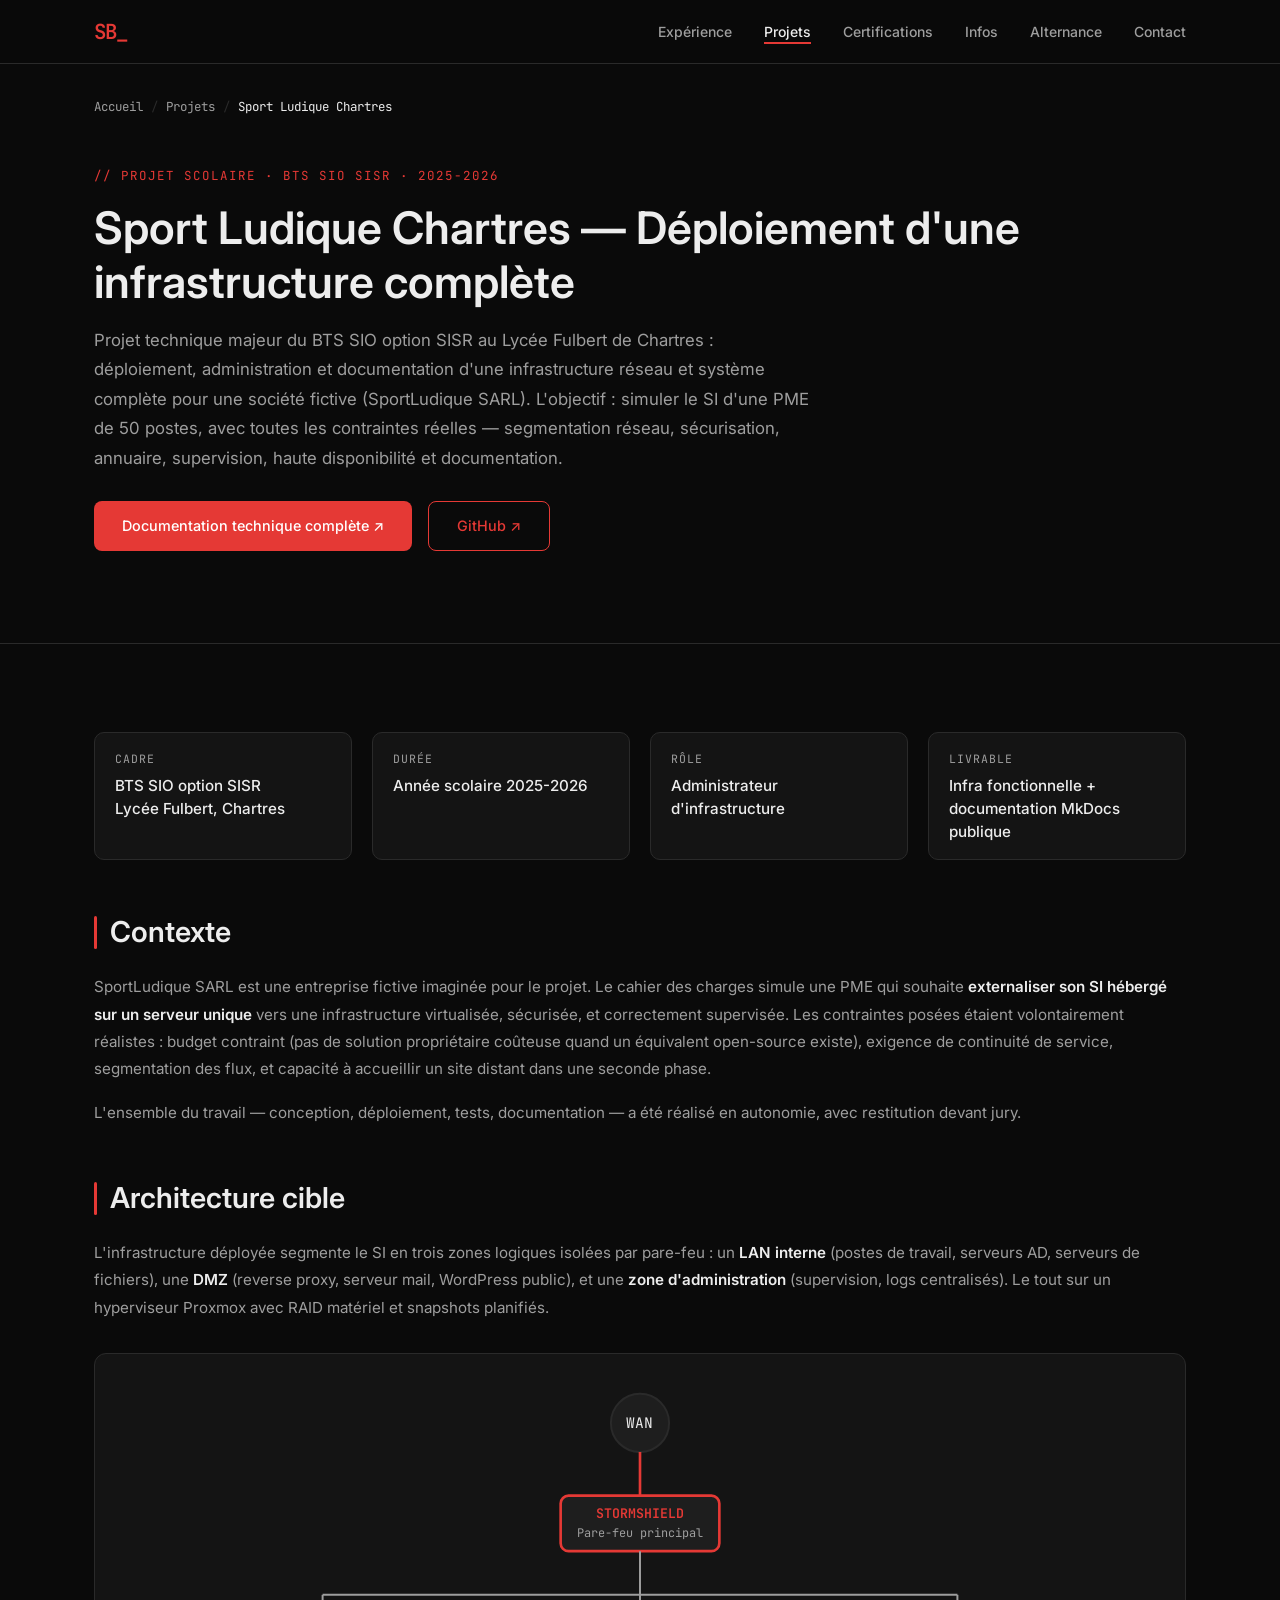
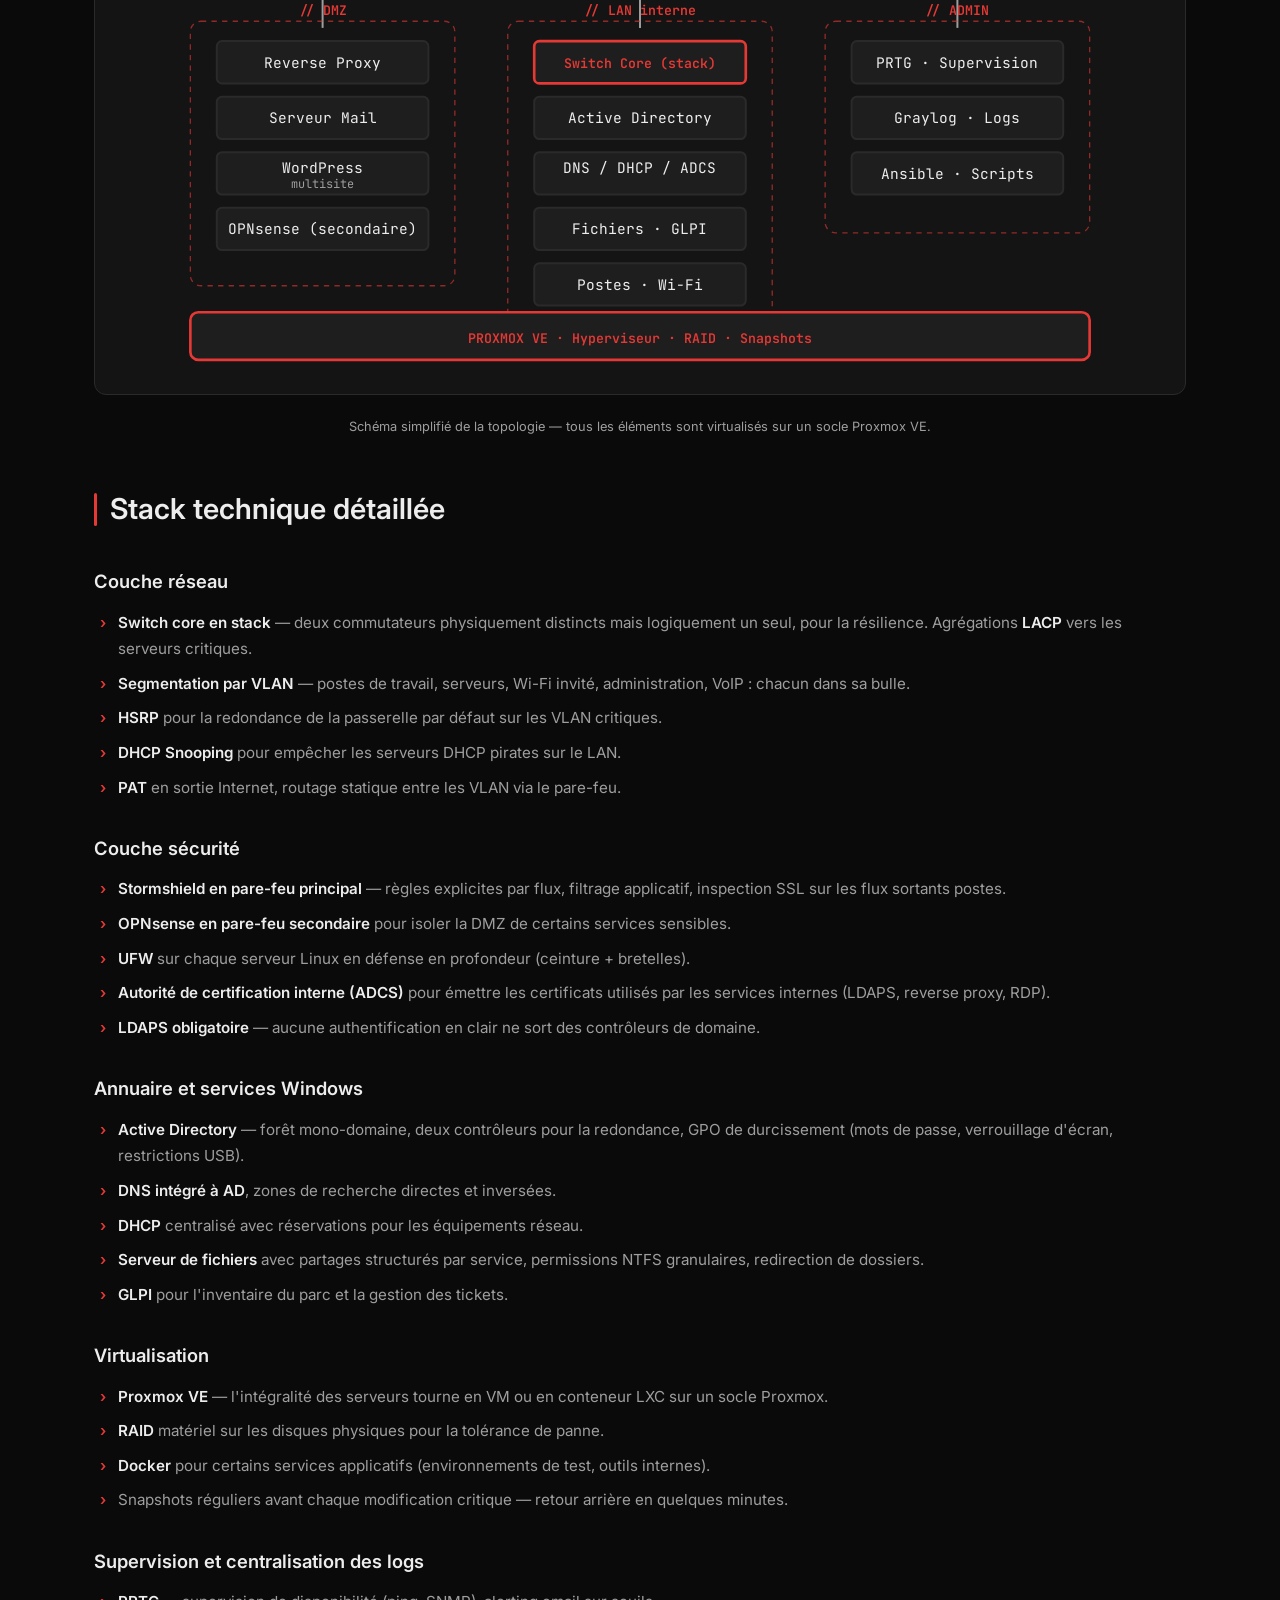
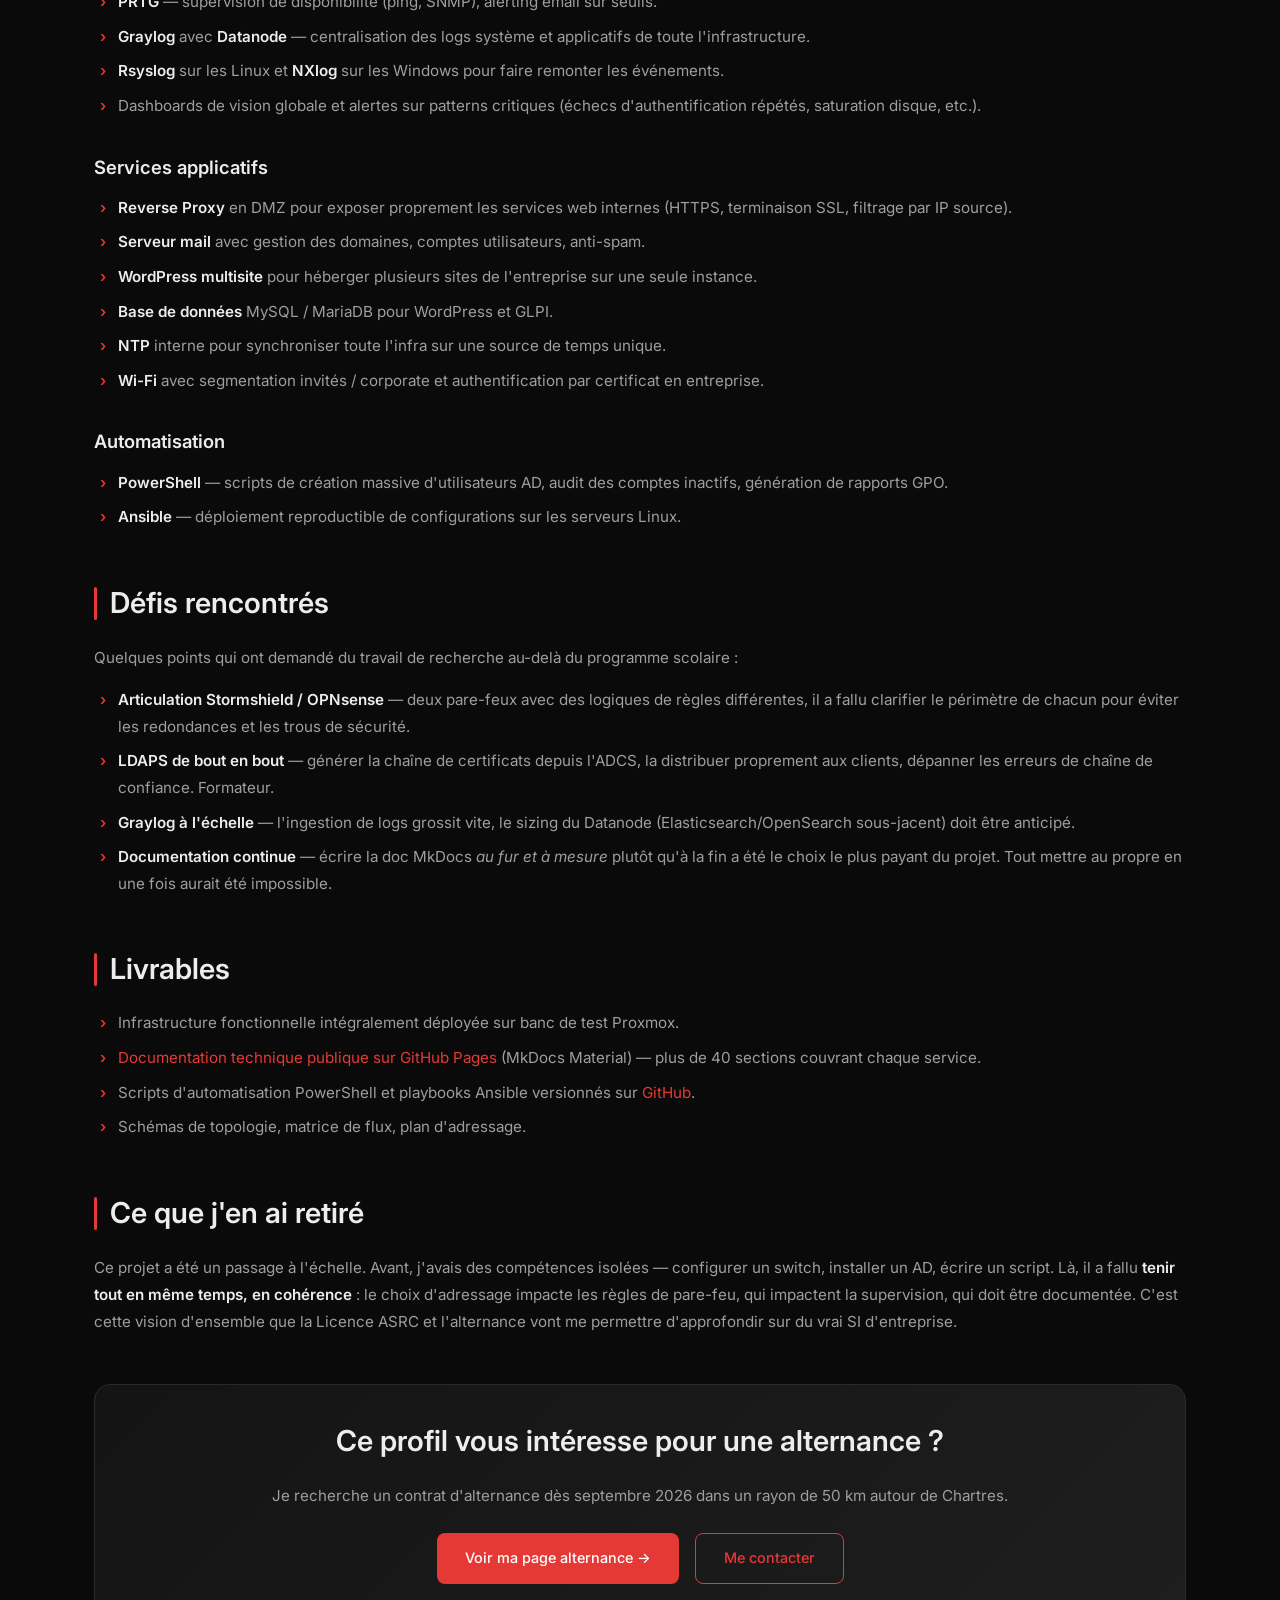
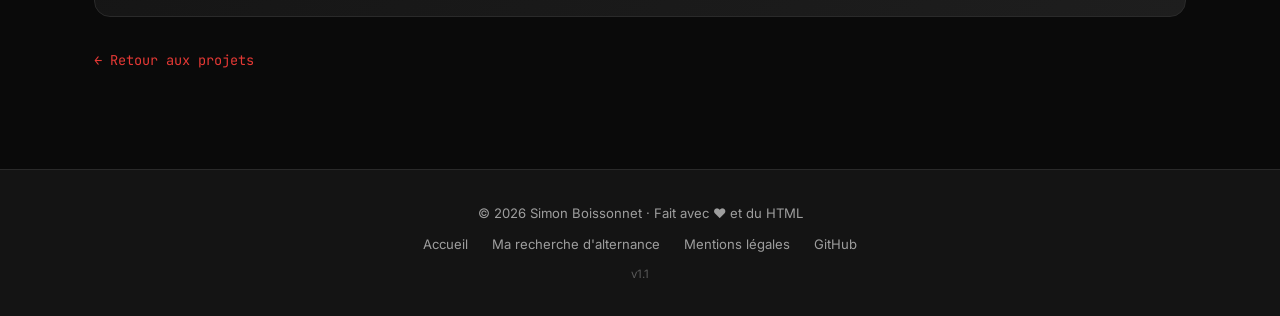
<file: projets/sport-ludique-chartres.html>
<!DOCTYPE html>
<html lang="fr">
<head>
  <meta charset="UTF-8">
  <meta name="viewport" content="width=device-width, initial-scale=1.0">

  <!-- ═══════════════════════════════════════════
       SEO — TITRE & DESCRIPTION
       ═══════════════════════════════════════════ -->
  <title>Sport Ludique Chartres — Projet infrastructure BTS SIO SISR</title>
  <meta name="description" content="Projet d'infrastructure complète (réseau, Active Directory, pare-feux Stormshield &amp; OPNsense, virtualisation Proxmox, supervision Graylog) déployé pour le BTS SIO SISR — Simon Boissonnet, Lycée Fulbert, Chartres.">
  <meta name="author" content="Simon Boissonnet">
  <meta name="robots" content="index, follow, max-image-preview:large, max-snippet:-1">
  <meta name="theme-color" content="#0A0A0A">

  <link rel="canonical" href="https://simonboissonnet.fr/projets/sport-ludique-chartres.html">

  <!-- Open Graph -->
  <meta property="og:type" content="article">
  <meta property="og:locale" content="fr_FR">
  <meta property="og:url" content="https://simonboissonnet.fr/projets/sport-ludique-chartres.html">
  <meta property="og:site_name" content="Simon Boissonnet — Portfolio">
  <meta property="og:title" content="Sport Ludique Chartres — Projet infrastructure BTS SIO SISR">
  <meta property="og:description" content="Déploiement complet d'une infrastructure d'entreprise fictive : AD, pare-feux Stormshield/OPNsense, Proxmox, Graylog, PRTG. Documentation MkDocs publique.">
  <meta property="og:image" content="https://simonboissonnet.fr/assets/og-image.jpg">
  <meta property="og:image:width" content="1200">
  <meta property="og:image:height" content="630">
  <meta property="og:image:alt" content="Simon Boissonnet — Projet infrastructure Sport Ludique Chartres">
  <meta property="article:author" content="Simon Boissonnet">
  <meta property="article:section" content="Projets">

  <!-- Twitter Card -->
  <meta name="twitter:card" content="summary_large_image">
  <meta name="twitter:title" content="Sport Ludique Chartres — Projet infrastructure BTS SIO SISR">
  <meta name="twitter:description" content="Déploiement complet d'une infrastructure d'entreprise fictive : AD, pare-feux Stormshield/OPNsense, Proxmox, Graylog, PRTG.">
  <meta name="twitter:image" content="https://simonboissonnet.fr/assets/og-image.jpg">

  <!-- Favicons -->
  <link rel="icon" type="image/svg+xml" href="/assets/favicon.svg">
  <link rel="apple-touch-icon" href="/assets/favicon.svg">

  <!-- Fonts -->
  <link rel="preconnect" href="https://fonts.googleapis.com">
  <link rel="preconnect" href="https://fonts.gstatic.com" crossorigin>
  <link rel="stylesheet" href="https://fonts.googleapis.com/css2?family=Inter:wght@400;500;600&family=JetBrains+Mono:wght@400;500&display=swap" media="print" onload="this.media='all'">
  <noscript><link rel="stylesheet" href="https://fonts.googleapis.com/css2?family=Inter:wght@400;500;600&family=JetBrains+Mono:wght@400;500&display=swap"></noscript>

  <!-- CSS -->
  <link rel="stylesheet" href="/assets/styles.css">

  <!-- Sitemap -->
  <link rel="sitemap" type="application/xml" href="/sitemap.xml">

  <!-- ═══════════════════════════════════════════
       DONNÉES STRUCTURÉES — JSON-LD
       ═══════════════════════════════════════════ -->
  <script type="application/ld+json">
  {
    "@context": "https://schema.org",
    "@graph": [
      {
        "@type": "Article",
        "@id": "https://simonboissonnet.fr/projets/sport-ludique-chartres.html#article",
        "headline": "Sport Ludique Chartres — Projet infrastructure BTS SIO SISR",
        "description": "Déploiement d'une infrastructure réseau et système complète pour une société fictive dans le cadre du BTS SIO SISR : Active Directory, pare-feux Stormshield et OPNsense, virtualisation Proxmox, supervision Graylog et PRTG, documentation MkDocs.",
        "author": { "@id": "https://simonboissonnet.fr/#person" },
        "publisher": { "@id": "https://simonboissonnet.fr/#person" },
        "inLanguage": "fr-FR",
        "url": "https://simonboissonnet.fr/projets/sport-ludique-chartres.html",
        "mainEntityOfPage": "https://simonboissonnet.fr/projets/sport-ludique-chartres.html",
        "image": "https://simonboissonnet.fr/assets/og-image.jpg",
        "about": [
          "Active Directory",
          "Stormshield",
          "OPNsense",
          "Proxmox",
          "Graylog",
          "PRTG",
          "BTS SIO SISR"
        ],
        "keywords": "projet Active Directory étudiant, projet Stormshield OPNsense, projet Docker Proxmox, mise en place PRTG, projet BTS SIO SISR infrastructure, documentation MkDocs, Graylog, supervision réseau"
      },
      {
        "@type": "BreadcrumbList",
        "@id": "https://simonboissonnet.fr/projets/sport-ludique-chartres.html#breadcrumb",
        "itemListElement": [
          {
            "@type": "ListItem",
            "position": 1,
            "name": "Accueil",
            "item": "https://simonboissonnet.fr/"
          },
          {
            "@type": "ListItem",
            "position": 2,
            "name": "Projets",
            "item": "https://simonboissonnet.fr/#projets"
          },
          {
            "@type": "ListItem",
            "position": 3,
            "name": "Sport Ludique Chartres",
            "item": "https://simonboissonnet.fr/projets/sport-ludique-chartres.html"
          }
        ]
      },
      {
        "@type": "Person",
        "@id": "https://simonboissonnet.fr/#person",
        "name": "Simon Boissonnet",
        "url": "https://simonboissonnet.fr/",
        "image": "https://simonboissonnet.fr/assets/photo.jpg",
        "jobTitle": "Étudiant BTS SIO SISR — Futur alternant Licence ASRC",
        "sameAs": ["https://github.com/sym-0ne"]
      }
    ]
  }
  </script>
</head>
<body>

  <!-- Skip-link -->
  <a href="#main" class="skip-link">Aller au contenu principal</a>

  <!-- Custom cursor -->
  <div id="cursor-dot" aria-hidden="true"></div>

  <!-- Mobile overlay -->
  <div class="nav-overlay" id="navOverlay" aria-hidden="true"></div>

  <!-- ═══════════════════════════════════════════
       NAVBAR
       ═══════════════════════════════════════════ -->
  <nav class="navbar" aria-label="Navigation principale">
    <div class="container">
      <a href="/" class="nav-logo" aria-label="Simon Boissonnet — Accueil">SB_</a>
      <ul class="nav-links" id="navLinks" role="list">
        <li><a href="/#experience">Expérience</a></li>
        <li><a href="/#projets" aria-current="page">Projets</a></li>
        <li><a href="/#certifications">Certifications</a></li>
        <li><a href="/#infos">Infos</a></li>
        <li><a href="/alternance.html">Alternance</a></li>
        <li><a href="/#contact">Contact</a></li>
      </ul>
      <button class="hamburger" id="hamburger" aria-label="Ouvrir le menu" aria-expanded="false" aria-controls="navLinks">
        <span></span><span></span><span></span>
      </button>
    </div>
  </nav>

  <main id="main">

    <!-- ═══════════════════════════════════════════
         BREADCRUMB
         ═══════════════════════════════════════════ -->
    <div class="container">
      <nav class="breadcrumb" aria-label="Fil d'Ariane">
        <ol>
          <li><a href="/">Accueil</a></li>
          <li><a href="/#projets">Projets</a></li>
          <li><span aria-current="page">Sport Ludique Chartres</span></li>
        </ol>
      </nav>
    </div>

    <!-- ═══════════════════════════════════════════
         PAGE HERO
         ═══════════════════════════════════════════ -->
    <header class="page-hero">
      <div class="container">
        <p class="tagline">// Projet scolaire · BTS SIO SISR · 2025-2026</p>
        <h1>Sport Ludique Chartres — Déploiement d'une infrastructure complète</h1>
        <p class="lead">
          Projet technique majeur du BTS SIO option SISR au Lycée Fulbert de Chartres :
          déploiement, administration et documentation d'une infrastructure réseau et système
          complète pour une société fictive (SportLudique SARL). L'objectif : simuler le SI
          d'une PME de 50 postes, avec toutes les contraintes réelles — segmentation réseau,
          sécurisation, annuaire, supervision, haute disponibilité et documentation.
        </p>
        <div class="hero-actions" style="margin-top:28px;">
          <a href="https://sym-0ne.github.io/sport-ludique-Chartres/" target="_blank" rel="noopener" class="btn btn-primary">
            Documentation technique complète ↗
          </a>
          <a href="https://github.com/sym-0ne" target="_blank" rel="noopener" class="btn btn-outline">
            GitHub ↗
          </a>
        </div>
      </div>
    </header>

    <!-- ═══════════════════════════════════════════
         CONTENU
         ═══════════════════════════════════════════ -->
    <article class="content">
      <div class="container">

        <!-- Métadonnées projet -->
        <div class="kv-grid">
          <div class="kv">
            <div class="kv-label">Cadre</div>
            <div class="kv-value">BTS SIO option SISR<br>Lycée Fulbert, Chartres</div>
          </div>
          <div class="kv">
            <div class="kv-label">Durée</div>
            <div class="kv-value">Année scolaire 2025-2026</div>
          </div>
          <div class="kv">
            <div class="kv-label">Rôle</div>
            <div class="kv-value">Administrateur d'infrastructure<br></div>
          </div>
          <div class="kv">
            <div class="kv-label">Livrable</div>
            <div class="kv-value">Infra fonctionnelle + documentation MkDocs publique</div>
          </div>
        </div>

        <h2>Contexte</h2>
        <p>
          SportLudique SARL est une entreprise fictive imaginée pour le projet. Le cahier des charges
          simule une PME qui souhaite <strong>externaliser son SI hébergé sur un serveur unique</strong>
          vers une infrastructure virtualisée, sécurisée, et correctement supervisée. Les contraintes
          posées étaient volontairement réalistes : budget contraint (pas de solution propriétaire
          coûteuse quand un équivalent open-source existe), exigence de continuité de service,
          segmentation des flux, et capacité à accueillir un site distant dans une seconde phase.
        </p>
        <p>
          L'ensemble du travail — conception, déploiement, tests, documentation — a été réalisé
          en autonomie, avec restitution devant jury.
        </p>

        <h2>Architecture cible</h2>
        <p>
          L'infrastructure déployée segmente le SI en trois zones logiques isolées par pare-feu :
          un <strong>LAN interne</strong> (postes de travail, serveurs AD, serveurs de fichiers),
          une <strong>DMZ</strong> (reverse proxy, serveur mail, WordPress public),
          et une <strong>zone d'administration</strong> (supervision, logs centralisés).
          Le tout sur un hyperviseur Proxmox avec RAID matériel et snapshots planifiés.
        </p>

        <!-- Schéma d'architecture simplifié -->
        <figure style="margin: 32px 0;">
          <svg viewBox="0 0 800 460" xmlns="http://www.w3.org/2000/svg" role="img" aria-labelledby="schema-title schema-desc" style="width:100%; height:auto; background:var(--bg-surface); border:1px solid var(--border); border-radius:12px; padding:16px;">
            <title id="schema-title">Schéma simplifié de la topologie Sport Ludique</title>
            <desc id="schema-desc">Topologie réseau avec WAN, pare-feu Stormshield, DMZ (reverse proxy, mail, WordPress), LAN (switch core, Active Directory, fichiers, postes), zone admin (supervision PRTG, logs Graylog), hyperviseur Proxmox hébergeant l'ensemble des serveurs.</desc>

            <!-- Styles -->
            <style>
              .box { fill: #1E1E1E; stroke: #2A2A2A; stroke-width: 1.5; }
              .box-accent { fill: #1E1E1E; stroke: #E53935; stroke-width: 2; }
              .zone { fill: none; stroke: #E53935; stroke-dasharray: 4 4; stroke-width: 1; opacity: .6; }
              .lbl { fill: #EDEDED; font-family: 'JetBrains Mono', monospace; font-size: 11px; }
              .lbl-sm { fill: #9E9E9E; font-family: 'JetBrains Mono', monospace; font-size: 9px; }
              .lbl-accent { fill: #E53935; font-family: 'JetBrains Mono', monospace; font-size: 10px; font-weight: 600; }
              .link { stroke: #9E9E9E; stroke-width: 1.5; fill: none; }
              .link-accent { stroke: #E53935; stroke-width: 2; fill: none; }
            </style>

            <!-- Internet -->
            <circle cx="400" cy="40" r="22" class="box" />
            <text x="400" y="44" text-anchor="middle" class="lbl">WAN</text>

            <!-- Lien internet -> firewall -->
            <line x1="400" y1="62" x2="400" y2="95" class="link-accent" />

            <!-- Firewall -->
            <rect x="340" y="95" width="120" height="42" rx="6" class="box-accent" />
            <text x="400" y="112" text-anchor="middle" class="lbl-accent">STORMSHIELD</text>
            <text x="400" y="126" text-anchor="middle" class="lbl-sm">Pare-feu principal</text>

            <!-- Link vers DMZ et LAN -->
            <line x1="400" y1="137" x2="400" y2="170" class="link" />
            <line x1="400" y1="170" x2="160" y2="170" class="link" />
            <line x1="400" y1="170" x2="640" y2="170" class="link" />
            <line x1="160" y1="170" x2="160" y2="195" class="link" />
            <line x1="400" y1="170" x2="400" y2="195" class="link" />
            <line x1="640" y1="170" x2="640" y2="195" class="link" />

            <!-- Zone DMZ -->
            <rect x="60" y="190" width="200" height="200" rx="8" class="zone" />
            <text x="160" y="185" text-anchor="middle" class="lbl-accent">// DMZ</text>

            <rect x="80" y="205" width="160" height="32" rx="4" class="box" />
            <text x="160" y="225" text-anchor="middle" class="lbl">Reverse Proxy</text>

            <rect x="80" y="247" width="160" height="32" rx="4" class="box" />
            <text x="160" y="267" text-anchor="middle" class="lbl">Serveur Mail</text>

            <rect x="80" y="289" width="160" height="32" rx="4" class="box" />
            <text x="160" y="305" text-anchor="middle" class="lbl">WordPress</text>
            <text x="160" y="316" text-anchor="middle" class="lbl-sm">multisite</text>

            <rect x="80" y="331" width="160" height="32" rx="4" class="box" />
            <text x="160" y="351" text-anchor="middle" class="lbl">OPNsense (secondaire)</text>

            <!-- Zone LAN -->
            <rect x="300" y="190" width="200" height="240" rx="8" class="zone" />
            <text x="400" y="185" text-anchor="middle" class="lbl-accent">// LAN interne</text>

            <rect x="320" y="205" width="160" height="32" rx="4" class="box-accent" />
            <text x="400" y="225" text-anchor="middle" class="lbl-accent">Switch Core (stack)</text>

            <rect x="320" y="247" width="160" height="32" rx="4" class="box" />
            <text x="400" y="267" text-anchor="middle" class="lbl">Active Directory</text>

            <rect x="320" y="289" width="160" height="32" rx="4" class="box" />
            <text x="400" y="305" text-anchor="middle" class="lbl">DNS / DHCP / ADCS</text>

            <rect x="320" y="331" width="160" height="32" rx="4" class="box" />
            <text x="400" y="351" text-anchor="middle" class="lbl">Fichiers · GLPI</text>

            <rect x="320" y="373" width="160" height="32" rx="4" class="box" />
            <text x="400" y="393" text-anchor="middle" class="lbl">Postes · Wi-Fi</text>

            <!-- Zone Admin -->
            <rect x="540" y="190" width="200" height="160" rx="8" class="zone" />
            <text x="640" y="185" text-anchor="middle" class="lbl-accent">// ADMIN</text>

            <rect x="560" y="205" width="160" height="32" rx="4" class="box" />
            <text x="640" y="225" text-anchor="middle" class="lbl">PRTG · Supervision</text>

            <rect x="560" y="247" width="160" height="32" rx="4" class="box" />
            <text x="640" y="267" text-anchor="middle" class="lbl">Graylog · Logs</text>

            <rect x="560" y="289" width="160" height="32" rx="4" class="box" />
            <text x="640" y="309" text-anchor="middle" class="lbl">Ansible · Scripts</text>

            <!-- Socle Proxmox -->
            <rect x="60" y="410" width="680" height="36" rx="6" class="box-accent" />
            <text x="400" y="433" text-anchor="middle" class="lbl-accent">PROXMOX VE · Hyperviseur · RAID · Snapshots</text>
          </svg>
          <figcaption style="text-align:center; font-size:.8rem; color:var(--text-secondary); margin-top:12px;">
            Schéma simplifié de la topologie — tous les éléments sont virtualisés sur un socle Proxmox VE.
          </figcaption>
        </figure>

        <h2>Stack technique détaillée</h2>

        <h3>Couche réseau</h3>
        <ul>
          <li><strong>Switch core en stack</strong> — deux commutateurs physiquement distincts mais logiquement un seul, pour la résilience. Agrégations <strong>LACP</strong> vers les serveurs critiques.</li>
          <li><strong>Segmentation par VLAN</strong> — postes de travail, serveurs, Wi-Fi invité, administration, VoIP : chacun dans sa bulle.</li>
          <li><strong>HSRP</strong> pour la redondance de la passerelle par défaut sur les VLAN critiques.</li>
          <li><strong>DHCP Snooping</strong> pour empêcher les serveurs DHCP pirates sur le LAN.</li>
          <li><strong>PAT</strong> en sortie Internet, routage statique entre les VLAN via le pare-feu.</li>
        </ul>

        <h3>Couche sécurité</h3>
        <ul>
          <li><strong>Stormshield en pare-feu principal</strong> — règles explicites par flux, filtrage applicatif, inspection SSL sur les flux sortants postes.</li>
          <li><strong>OPNsense en pare-feu secondaire</strong> pour isoler la DMZ de certains services sensibles.</li>
          <li><strong>UFW</strong> sur chaque serveur Linux en défense en profondeur (ceinture + bretelles).</li>
          <li><strong>Autorité de certification interne (ADCS)</strong> pour émettre les certificats utilisés par les services internes (LDAPS, reverse proxy, RDP).</li>
          <li><strong>LDAPS obligatoire</strong> — aucune authentification en clair ne sort des contrôleurs de domaine.</li>
        </ul>

        <h3>Annuaire et services Windows</h3>
        <ul>
          <li><strong>Active Directory</strong> — forêt mono-domaine, deux contrôleurs pour la redondance, GPO de durcissement (mots de passe, verrouillage d'écran, restrictions USB).</li>
          <li><strong>DNS intégré à AD</strong>, zones de recherche directes et inversées.</li>
          <li><strong>DHCP</strong> centralisé avec réservations pour les équipements réseau.</li>
          <li><strong>Serveur de fichiers</strong> avec partages structurés par service, permissions NTFS granulaires, redirection de dossiers.</li>
          <li><strong>GLPI</strong> pour l'inventaire du parc et la gestion des tickets.</li>
        </ul>

        <h3>Virtualisation</h3>
        <ul>
          <li><strong>Proxmox VE</strong> — l'intégralité des serveurs tourne en VM ou en conteneur LXC sur un socle Proxmox.</li>
          <li><strong>RAID</strong> matériel sur les disques physiques pour la tolérance de panne.</li>
          <li><strong>Docker</strong> pour certains services applicatifs (environnements de test, outils internes).</li>
          <li>Snapshots réguliers avant chaque modification critique — retour arrière en quelques minutes.</li>
        </ul>

        <h3>Supervision et centralisation des logs</h3>
        <ul>
          <li><strong>PRTG</strong> — supervision de disponibilité (ping, SNMP), alerting email sur seuils.</li>
          <li><strong>Graylog</strong> avec <strong>Datanode</strong> — centralisation des logs système et applicatifs de toute l'infrastructure.</li>
          <li><strong>Rsyslog</strong> sur les Linux et <strong>NXlog</strong> sur les Windows pour faire remonter les événements.</li>
          <li>Dashboards de vision globale et alertes sur patterns critiques (échecs d'authentification répétés, saturation disque, etc.).</li>
        </ul>

        <h3>Services applicatifs</h3>
        <ul>
          <li><strong>Reverse Proxy</strong> en DMZ pour exposer proprement les services web internes (HTTPS, terminaison SSL, filtrage par IP source).</li>
          <li><strong>Serveur mail</strong> avec gestion des domaines, comptes utilisateurs, anti-spam.</li>
          <li><strong>WordPress multisite</strong> pour héberger plusieurs sites de l'entreprise sur une seule instance.</li>
          <li><strong>Base de données</strong> MySQL / MariaDB pour WordPress et GLPI.</li>
          <li><strong>NTP</strong> interne pour synchroniser toute l'infra sur une source de temps unique.</li>
          <li><strong>Wi-Fi</strong> avec segmentation invités / corporate et authentification par certificat en entreprise.</li>
        </ul>

        <h3>Automatisation</h3>
        <ul>
          <li><strong>PowerShell</strong> — scripts de création massive d'utilisateurs AD, audit des comptes inactifs, génération de rapports GPO.</li>
          <li><strong>Ansible</strong> — déploiement reproductible de configurations sur les serveurs Linux.</li>
        </ul>

        <h2>Défis rencontrés</h2>
        <p>
          Quelques points qui ont demandé du travail de recherche au-delà du programme scolaire :
        </p>
        <ul>
          <li><strong>Articulation Stormshield / OPNsense</strong> — deux pare-feux avec des logiques de règles différentes, il a fallu clarifier le périmètre de chacun pour éviter les redondances et les trous de sécurité.</li>
          <li><strong>LDAPS de bout en bout</strong> — générer la chaîne de certificats depuis l'ADCS, la distribuer proprement aux clients, dépanner les erreurs de chaîne de confiance. Formateur.</li>
          <li><strong>Graylog à l'échelle</strong> — l'ingestion de logs grossit vite, le sizing du Datanode (Elasticsearch/OpenSearch sous-jacent) doit être anticipé.</li>
          <li><strong>Documentation continue</strong> — écrire la doc MkDocs <em>au fur et à mesure</em> plutôt qu'à la fin a été le choix le plus payant du projet. Tout mettre au propre en une fois aurait été impossible.</li>
        </ul>

        <h2>Livrables</h2>
        <ul>
          <li>Infrastructure fonctionnelle intégralement déployée sur banc de test Proxmox.</li>
          <li><a href="https://sym-0ne.github.io/sport-ludique-Chartres/" target="_blank" rel="noopener">Documentation technique publique sur GitHub Pages</a> (MkDocs Material) — plus de 40 sections couvrant chaque service.</li>
          <li>Scripts d'automatisation PowerShell et playbooks Ansible versionnés sur <a href="https://github.com/sym-0ne" target="_blank" rel="noopener">GitHub</a>.</li>
          <li>Schémas de topologie, matrice de flux, plan d'adressage.</li>
        </ul>
        
        <h2>Ce que j'en ai retiré</h2>
        <p>
          Ce projet a été un passage à l'échelle. Avant, j'avais des compétences isolées — configurer un switch,
          installer un AD, écrire un script. Là, il a fallu <strong>tenir tout en même temps, en cohérence</strong> :
          le choix d'adressage impacte les règles de pare-feu, qui impactent la supervision, qui doit être
          documentée. C'est cette vision d'ensemble que la Licence ASRC et l'alternance vont me permettre
          d'approfondir sur du vrai SI d'entreprise.
        </p>

        <!-- CTA -->
        <section class="page-cta" aria-labelledby="cta-title">
          <h2 id="cta-title">Ce profil vous intéresse pour une alternance ?</h2>
          <p>Je recherche un contrat d'alternance dès septembre 2026 dans un rayon de 50&nbsp;km autour de Chartres.</p>
          <div class="hero-actions">
            <a href="/alternance.html" class="btn btn-primary">Voir ma page alternance →</a>
            <a href="/#contact" class="btn btn-outline">Me contacter</a>
          </div>
        </section>

        <a href="/#projets" class="back-home">← Retour aux projets</a>

      </div>
    </article>

  </main>

  <!-- ═══════════════════════════════════════════
       FOOTER
       ═══════════════════════════════════════════ -->
  <footer class="footer">
    <div class="container">
      <p>© 2026 Simon Boissonnet · Fait avec ❤ et du HTML</p>
      <nav class="footer-links" aria-label="Liens de pied de page">
        <a href="/">Accueil</a>
        <a href="/alternance.html">Ma recherche d'alternance</a>
        <a href="/mentions-legales.html">Mentions légales</a>
        <a href="https://github.com/sym-0ne" target="_blank" rel="noopener">GitHub</a>
      </nav>
      <p style="margin-top:8px; font-size:.72rem; opacity:.5;">v1.1</p>
    </div>
  </footer>

  <!-- ═══════════════════════════════════════════
       JAVASCRIPT
       ═══════════════════════════════════════════ -->
  <script>
    const reduceMotion = matchMedia('(prefers-reduced-motion: reduce)').matches;

    (() => {
      const dot = document.getElementById('cursor-dot');
      if (reduceMotion || !matchMedia('(pointer: fine)').matches) {
        dot.style.display = 'none';
        return;
      }
      let mx = -100, my = -100;
      document.addEventListener('mousemove', e => { mx = e.clientX; my = e.clientY; });
      (function loop() {
        dot.style.left = mx + 'px';
        dot.style.top = my + 'px';
        requestAnimationFrame(loop);
      })();
      document.querySelectorAll('a, button, input, textarea, label').forEach(el => {
        el.addEventListener('mouseenter', () => dot.classList.add('hover'));
        el.addEventListener('mouseleave', () => dot.classList.remove('hover'));
      });
    })();

    (() => {
      const btn = document.getElementById('hamburger');
      const nav = document.getElementById('navLinks');
      const overlay = document.getElementById('navOverlay');
      if (!btn || !nav || !overlay) return;

      function toggle() {
        const open = btn.classList.toggle('open');
        nav.classList.toggle('open');
        overlay.classList.toggle('open');
        btn.setAttribute('aria-expanded', open);
        btn.setAttribute('aria-label', open ? 'Fermer le menu' : 'Ouvrir le menu');
      }
      function close() {
        btn.classList.remove('open');
        nav.classList.remove('open');
        overlay.classList.remove('open');
        btn.setAttribute('aria-expanded', false);
        btn.setAttribute('aria-label', 'Ouvrir le menu');
      }
      btn.addEventListener('click', toggle);
      overlay.addEventListener('click', close);
      nav.querySelectorAll('a').forEach(a => a.addEventListener('click', close));
      document.addEventListener('keydown', e => {
        if (e.key === 'Escape' && nav.classList.contains('open')) close();
      });
    })();
  </script>
</body>
</html>
</file>
<file: assets/styles.css>
/* =====================================================================
   simonboissonnet.fr — Feuille de styles partagée
   Palette "Terminal Rouge"
   ===================================================================== */

:root {
  --bg-primary:     #0A0A0A;
  --bg-surface:     #141414;
  --bg-elevated:    #1E1E1E;
  --border:         #2A2A2A;
  --text-primary:   #EDEDED;
  --text-secondary: #9E9E9E;
  --accent:         #E53935;
  --accent-dark:    #B71C1C;
  --accent-glow:    rgba(229, 57, 53, 0.15);
  --font-body:      'Inter', system-ui, -apple-system, Segoe UI, Roboto, sans-serif;
  --font-mono:      'JetBrains Mono', 'Fira Code', ui-monospace, monospace;
  --max-width:      1140px;
  --nav-height:     64px;
}

/* ═══════════════════════════════════════════
   RESET & BASE
   ═══════════════════════════════════════════ */
*, *::before, *::after { box-sizing: border-box; margin: 0; padding: 0; }

html {
  scroll-behavior: smooth;
  scroll-padding-top: var(--nav-height);
}

body {
  font-family: var(--font-body);
  font-weight: 400;
  color: var(--text-primary);
  background: var(--bg-primary);
  line-height: 1.7;
  -webkit-font-smoothing: antialiased;
  overflow-x: hidden;
}

a { color: var(--accent); text-decoration: none; transition: color .2s; }
a:hover { color: #ff5252; }
img { max-width: 100%; display: block; height: auto; }
ul { list-style: none; }

:focus-visible {
  outline: 2px solid var(--accent);
  outline-offset: 3px;
  border-radius: 2px;
}

.container {
  width: 100%;
  max-width: var(--max-width);
  margin: 0 auto;
  padding: 0 24px;
}

/* Skip link — accessibilité WCAG 2.2 AA */
.skip-link {
  position: absolute;
  top: -48px;
  left: 16px;
  padding: 10px 16px;
  background: var(--accent);
  color: #fff;
  border-radius: 6px;
  font-size: .9rem;
  font-weight: 500;
  z-index: 10000;
  transition: top .2s ease;
}
.skip-link:focus { top: 12px; color: #fff; }

/* ═══════════════════════════════════════════
   CUSTOM CURSOR (desktop only)
   ═══════════════════════════════════════════ */
@media (pointer: fine) {
  body { cursor: none; }
  a, button, input, textarea, label, [role="button"] { cursor: none; }
}

#cursor-dot {
  width: 8px; height: 8px;
  background: var(--accent);
  border-radius: 50%;
  position: fixed;
  top: 0; left: 0;
  pointer-events: none;
  z-index: 99999;
  transition: transform .15s ease, opacity .15s ease;
  transform: translate(-50%, -50%);
}
#cursor-dot.hover { transform: translate(-50%, -50%) scale(2.5); opacity: .5; }

/* ═══════════════════════════════════════════
   SECTION SHARED STYLES
   ═══════════════════════════════════════════ */
.section {
  padding: 100px 0;
}

.section-label {
  font-family: var(--font-mono);
  font-size: .75rem;
  color: var(--accent);
  text-transform: uppercase;
  letter-spacing: 3px;
  margin-bottom: 12px;
}

.section-title {
  font-size: clamp(1.6rem, 4vw, 2.2rem);
  font-weight: 600;
  margin-bottom: 48px;
  position: relative;
  display: inline-block;
}

.section-title::after {
  content: '';
  position: absolute;
  bottom: -8px;
  left: 0;
  width: 48px;
  height: 3px;
  background: var(--accent);
  border-radius: 2px;
}

/* Scroll reveal */
.reveal {
  opacity: 0;
  transform: translateY(32px);
  transition: opacity .7s cubic-bezier(.22,1,.36,1), transform .7s cubic-bezier(.22,1,.36,1);
}
.reveal.visible {
  opacity: 1;
  transform: translateY(0);
}

/* ═══════════════════════════════════════════
   NAVBAR
   ═══════════════════════════════════════════ */
.navbar {
  position: fixed;
  top: 0; left: 0; right: 0;
  height: var(--nav-height);
  background: rgba(10,10,10,.85);
  backdrop-filter: blur(12px);
  -webkit-backdrop-filter: blur(12px);
  border-bottom: 1px solid var(--border);
  z-index: 1000;
  display: flex;
  align-items: center;
}

.navbar .container {
  display: flex;
  align-items: center;
  justify-content: space-between;
}

.nav-logo {
  font-family: var(--font-mono);
  font-size: 1.3rem;
  font-weight: 600;
  color: var(--accent);
  letter-spacing: -1px;
}

.nav-links {
  display: flex;
  gap: 32px;
}

.nav-links a {
  color: var(--text-secondary);
  font-size: .875rem;
  font-weight: 500;
  transition: color .2s;
  position: relative;
}

.nav-links a::after {
  content: '';
  position: absolute;
  bottom: -4px;
  left: 0;
  width: 0;
  height: 2px;
  background: var(--accent);
  transition: width .3s ease;
}

.nav-links a:hover,
.nav-links a.active,
.nav-links a[aria-current="page"] {
  color: var(--text-primary);
}

.nav-links a:hover::after,
.nav-links a.active::after,
.nav-links a[aria-current="page"]::after {
  width: 100%;
}

/* Hamburger */
.hamburger {
  display: none;
  flex-direction: column;
  gap: 5px;
  background: none;
  border: none;
  padding: 8px;
  z-index: 1001;
}

.hamburger span {
  display: block;
  width: 24px;
  height: 2px;
  background: var(--text-primary);
  transition: all .3s ease;
  border-radius: 2px;
}

.hamburger.open span:nth-child(1) { transform: translateY(7px) rotate(45deg); }
.hamburger.open span:nth-child(2) { opacity: 0; }
.hamburger.open span:nth-child(3) { transform: translateY(-7px) rotate(-45deg); }

@media (max-width: 768px) {
  .hamburger { display: flex; }

  .nav-links {
    position: fixed;
    top: 0; right: 0;
    width: 260px;
    height: 100vh;
    background: var(--bg-surface);
    border-left: 1px solid var(--border);
    flex-direction: column;
    padding: 96px 32px 32px;
    gap: 24px;
    transform: translateX(100%);
    transition: transform .35s cubic-bezier(.22,1,.36,1);
  }

  .nav-links.open { transform: translateX(0); }

  .nav-links a { font-size: 1rem; }
}

/* ═══════════════════════════════════════════
   HERO (#hero)
   ═══════════════════════════════════════════ */
.hero {
  min-height: 100vh;
  display: flex;
  align-items: center;
  padding-top: var(--nav-height);
  position: relative;
  overflow: hidden;
}

.hero::before {
  content: '';
  position: absolute;
  inset: 0;
  background-image: radial-gradient(circle, var(--border) 1px, transparent 1px);
  background-size: 28px 28px;
  opacity: .4;
  pointer-events: none;
}

.hero .container {
  display: flex;
  align-items: center;
  gap: 64px;
  position: relative;
  z-index: 1;
}

.hero-photo {
  flex-shrink: 0;
  width: 200px;
  height: 200px;
  border-radius: 50%;
  overflow: hidden;
  border: 3px solid var(--accent);
  box-shadow: 0 0 40px var(--accent-glow);
  position: relative;
  background: var(--bg-elevated);
}

.hero-photo img {
  width: 100%;
  height: 100%;
  object-fit: cover;
}

.hero-photo .placeholder {
  width: 100%;
  height: 100%;
  display: flex;
  align-items: center;
  justify-content: center;
  font-family: var(--font-mono);
  font-size: 3rem;
  font-weight: 600;
  color: var(--accent);
  background: var(--bg-elevated);
}

.hero-content { flex: 1; }

.hero-greeting {
  font-size: .95rem;
  color: var(--text-secondary);
  margin-bottom: 4px;
  font-weight: 500;
}

.hero-name {
  font-size: clamp(2rem, 5.5vw, 3.4rem);
  font-weight: 600;
  line-height: 1.15;
  margin-bottom: 8px;
}

.hero-typewriter {
  font-family: var(--font-mono);
  font-size: clamp(.85rem, 2vw, 1.05rem);
  color: var(--accent);
  min-height: 1.8em;
  margin-bottom: 16px;
}

.hero-typewriter .cursor {
  display: inline-block;
  width: 2px;
  height: 1.15em;
  background: var(--accent);
  margin-left: 2px;
  vertical-align: text-bottom;
  animation: blink .7s step-end infinite;
}

@keyframes blink { 50% { opacity: 0; } }

.hero-bio {
  color: var(--text-secondary);
  font-size: .95rem;
  max-width: 540px;
  margin-bottom: 28px;
  line-height: 1.75;
}

.hero-actions {
  display: flex;
  gap: 16px;
  flex-wrap: wrap;
  margin-bottom: 28px;
}

/* Buttons */
.btn {
  display: inline-flex;
  align-items: center;
  gap: 8px;
  padding: 12px 28px;
  border-radius: 8px;
  font-family: var(--font-body);
  font-size: .9rem;
  font-weight: 500;
  border: none;
  transition: all .25s ease;
  text-align: center;
}

.btn-primary {
  background: var(--accent);
  color: #fff;
}
.btn-primary:hover {
  background: var(--accent-dark);
  color: #fff;
  transform: translateY(-2px);
  box-shadow: 0 8px 24px var(--accent-glow);
}

.btn-outline {
  background: transparent;
  color: var(--accent);
  border: 1.5px solid var(--accent);
}
.btn-outline:hover {
  background: var(--accent-glow);
  color: var(--accent);
  transform: translateY(-2px);
}

.btn-ghost {
  background: transparent;
  color: var(--text-secondary);
  border: 1px solid var(--border);
}
.btn-ghost:hover {
  border-color: var(--accent);
  color: var(--accent);
}

.hero-socials {
  display: flex;
  gap: 16px;
}

.hero-socials a,
.hero-socials span.social-disabled {
  width: 42px; height: 42px;
  border-radius: 10px;
  border: 1px solid var(--border);
  display: flex;
  align-items: center;
  justify-content: center;
  color: var(--text-secondary);
  transition: all .25s ease;
}

.hero-socials a:hover {
  border-color: var(--accent);
  color: var(--accent);
  background: var(--accent-glow);
  transform: translateY(-2px);
}

.hero-socials span.social-disabled {
  opacity: .35;
  cursor: not-allowed;
}

.hero-socials svg { width: 20px; height: 20px; fill: currentColor; }

/* Hero fadeUp animation */
.hero-anim {
  opacity: 0;
  transform: translateY(24px);
  animation: heroFadeUp .8s cubic-bezier(.22,1,.36,1) forwards;
}
.hero-anim:nth-child(1) { animation-delay: .1s; }
.hero-anim:nth-child(2) { animation-delay: .25s; }
.hero-anim:nth-child(3) { animation-delay: .4s; }
.hero-anim:nth-child(4) { animation-delay: .55s; }
.hero-anim:nth-child(5) { animation-delay: .65s; }
.hero-anim:nth-child(6) { animation-delay: .75s; }

@keyframes heroFadeUp {
  to { opacity: 1; transform: translateY(0); }
}

@media (max-width: 768px) {
  .hero .container {
    flex-direction: column;
    text-align: center;
    gap: 32px;
    padding-top: 32px;
    padding-bottom: 48px;
  }
  .hero-photo { width: 150px; height: 150px; }
  .hero-actions { justify-content: center; }
  .hero-socials { justify-content: center; }
}

/* ═══════════════════════════════════════════
   EXPERIENCE (#experience)
   ═══════════════════════════════════════════ */
#experience { background: var(--bg-primary); }

.timeline {
  position: relative;
  padding-left: 40px;
}

.timeline::before {
  content: '';
  position: absolute;
  left: 7px;
  top: 0;
  bottom: 0;
  width: 2px;
  background: var(--border);
}

.timeline-item {
  position: relative;
  margin-bottom: 40px;
}

.timeline-item:last-child { margin-bottom: 0; }

.timeline-item::before {
  content: '';
  position: absolute;
  left: -40px;
  top: 6px;
  width: 16px;
  height: 16px;
  border-radius: 50%;
  border: 3px solid var(--accent);
  background: var(--bg-primary);
  z-index: 1;
}

.timeline-card {
  background: var(--bg-surface);
  border: 1px solid var(--border);
  border-radius: 12px;
  padding: 24px;
  transition: all .3s ease;
}

.timeline-card:hover {
  border-color: var(--accent);
  transform: translateX(4px);
  box-shadow: -4px 0 0 var(--accent);
}

.timeline-header {
  display: flex;
  align-items: center;
  flex-wrap: wrap;
  gap: 10px;
  margin-bottom: 8px;
}

.timeline-date {
  font-family: var(--font-mono);
  font-size: .78rem;
  color: var(--accent);
}

.badge {
  font-family: var(--font-mono);
  font-size: .68rem;
  padding: 3px 10px;
  border-radius: 4px;
  font-weight: 500;
  text-transform: uppercase;
  letter-spacing: .5px;
}

.badge-info {
  background: var(--accent-dark);
  color: #fff;
}

.badge-commerce {
  background: var(--bg-elevated);
  color: var(--text-secondary);
  border: 1px solid var(--border);
}

.timeline-title {
  font-size: 1.05rem;
  font-weight: 600;
  margin-bottom: 2px;
}

.timeline-company {
  font-size: .88rem;
  color: var(--text-secondary);
  margin-bottom: 12px;
}

.timeline-missions {
  display: flex;
  flex-direction: column;
  gap: 6px;
}

.timeline-missions li {
  font-size: .88rem;
  color: var(--text-secondary);
  padding-left: 18px;
  position: relative;
  line-height: 1.6;
}

.timeline-missions li::before {
  content: '›';
  position: absolute;
  left: 0;
  color: var(--accent);
  font-weight: 600;
}

@media (max-width: 768px) {
  .timeline { padding-left: 32px; }
  .timeline-item::before { left: -32px; width: 14px; height: 14px; }
  .timeline::before { left: 6px; }
}

/* ═══════════════════════════════════════════
   PROJETS (#projets)
   ═══════════════════════════════════════════ */
#projets { background: var(--bg-surface); }

.projects-grid {
  display: grid;
  grid-template-columns: 1fr;
  gap: 24px;
}

@media (min-width: 768px) {
  .projects-grid { grid-template-columns: 1fr 1fr; }
  .project-main { grid-column: 1 / -1; }
}

.project-card {
  background: var(--bg-primary);
  border: 1px solid var(--border);
  border-radius: 12px;
  padding: 32px;
  transition: all .3s ease;
}

.project-card:hover {
  border-color: var(--accent);
  transform: translateY(-4px);
  box-shadow: 0 12px 40px rgba(0,0,0,.3);
}

.project-main {
  border-left: 4px solid var(--accent);
}

.project-card h3 {
  font-size: 1.15rem;
  font-weight: 600;
  margin-bottom: 12px;
}

.project-card p {
  font-size: .9rem;
  color: var(--text-secondary);
  margin-bottom: 20px;
  line-height: 1.7;
}

.tag-group { margin-bottom: 12px; }

.tag-group-label {
  font-size: .72rem;
  color: var(--text-secondary);
  font-weight: 500;
  text-transform: uppercase;
  letter-spacing: 1px;
  margin-bottom: 8px;
}

.tags {
  display: flex;
  flex-wrap: wrap;
  gap: 6px;
}

.tag {
  font-family: var(--font-mono);
  font-size: .72rem;
  padding: 4px 10px;
  background: var(--bg-elevated);
  border: 1px solid var(--border);
  border-radius: 4px;
  color: var(--text-secondary);
  transition: all .2s ease;
}

.tag:hover {
  border-color: var(--accent);
  color: var(--accent);
}

.project-link {
  display: inline-flex;
  align-items: center;
  gap: 6px;
  margin-top: 16px;
  font-size: .9rem;
  font-weight: 500;
}

.project-placeholder {
  border-style: dashed;
  border-color: rgba(229,57,53,.3);
  background: transparent;
  display: flex;
  align-items: center;
  justify-content: center;
  min-height: 160px;
  text-align: center;
}

.project-placeholder:hover {
  border-color: var(--accent);
  background: var(--accent-glow);
  transform: translateY(-4px);
}

.project-placeholder span {
  font-size: .95rem;
  color: var(--text-secondary);
  font-style: italic;
}

/* ═══════════════════════════════════════════
   CERTIFICATIONS (#certifications)
   ═══════════════════════════════════════════ */
#certifications { background: var(--bg-primary); }

.cert-message {
  text-align: center;
  margin-bottom: 40px;
}

.cert-message svg {
  display: block;
  margin: 0 auto 16px;
}

.cert-message p {
  color: var(--text-secondary);
  font-size: .95rem;
  font-style: italic;
}

.cert-grid {
  display: grid;
  grid-template-columns: repeat(auto-fit, minmax(220px, 1fr));
  gap: 20px;
}

.cert-placeholder {
  border: 2px dashed rgba(229,57,53,.25);
  border-radius: 12px;
  padding: 40px 24px;
  text-align: center;
  transition: all .3s ease;
  min-height: 140px;
  display: flex;
  flex-direction: column;
  align-items: center;
  justify-content: center;
  gap: 8px;
}

.cert-placeholder:hover {
  border-color: var(--accent);
  background: var(--accent-glow);
}

.cert-placeholder span {
  font-size: .82rem;
  color: var(--text-secondary);
}

.cert-placeholder .cert-name {
  font-weight: 500;
  color: var(--text-primary);
  font-size: .9rem;
}

/* ═══════════════════════════════════════════
   INFORMATIONS (#infos)
   ═══════════════════════════════════════════ */
#infos { background: var(--bg-surface); }

.infos-grid {
  display: grid;
  grid-template-columns: 1fr;
  gap: 48px;
}

@media (min-width: 768px) {
  .infos-grid { grid-template-columns: 1fr 1fr; gap: 64px; }
}

.about-text p {
  color: var(--text-secondary);
  font-size: .93rem;
  margin-bottom: 16px;
  line-height: 1.8;
}

.info-items {
  display: flex;
  flex-direction: column;
  gap: 16px;
}

.info-item {
  display: flex;
  align-items: flex-start;
  gap: 14px;
  font-size: .9rem;
}

.info-icon {
  flex-shrink: 0;
  width: 40px;
  height: 40px;
  border-radius: 10px;
  background: var(--bg-elevated);
  border: 1px solid var(--border);
  display: flex;
  align-items: center;
  justify-content: center;
  color: var(--accent);
}

.info-icon svg { width: 18px; height: 18px; }

.info-item .info-label {
  font-size: .72rem;
  color: var(--text-secondary);
  text-transform: uppercase;
  letter-spacing: .5px;
}

.info-item .info-value {
  font-size: .9rem;
  color: var(--text-primary);
}

.info-item .info-value a {
  color: var(--text-primary);
}
.info-item .info-value a:hover {
  color: var(--accent);
}

.soft-skills {
  margin-top: 28px;
}

.soft-skills h4 {
  font-size: .82rem;
  color: var(--text-secondary);
  text-transform: uppercase;
  letter-spacing: 1px;
  margin-bottom: 12px;
}

.soft-skills .tags { gap: 8px; }

.soft-tag {
  font-size: .82rem;
  padding: 6px 14px;
  background: var(--bg-elevated);
  border: 1px solid var(--border);
  border-radius: 20px;
  color: var(--text-secondary);
  transition: all .2s ease;
}

.soft-tag:hover {
  border-color: var(--accent);
  color: var(--accent);
}

/* ═══════════════════════════════════════════
   CONTACT (#contact)
   ═══════════════════════════════════════════ */
#contact { background: var(--bg-primary); }

.contact-grid {
  display: grid;
  grid-template-columns: 1fr;
  gap: 48px;
}

@media (min-width: 768px) {
  .contact-grid { grid-template-columns: 1fr 1.3fr; gap: 64px; }
}

.contact-links {
  display: flex;
  flex-direction: column;
  gap: 16px;
}

.contact-link {
  display: flex;
  align-items: center;
  gap: 16px;
  padding: 16px 20px;
  background: var(--bg-surface);
  border: 1px solid var(--border);
  border-radius: 12px;
  color: var(--text-primary);
  transition: all .25s ease;
}

.contact-link:hover {
  border-color: var(--accent);
  background: var(--accent-glow);
  color: var(--text-primary);
  transform: translateX(4px);
}

.contact-link .cl-icon {
  width: 44px; height: 44px;
  border-radius: 10px;
  background: var(--bg-elevated);
  display: flex;
  align-items: center;
  justify-content: center;
  color: var(--accent);
  flex-shrink: 0;
  transition: all .25s ease;
}

.contact-link:hover .cl-icon {
  background: var(--accent);
  color: #fff;
  box-shadow: 0 0 20px var(--accent-glow);
}

.contact-link svg { width: 20px; height: 20px; }

.cl-info .cl-label {
  font-size: .72rem;
  color: var(--text-secondary);
  text-transform: uppercase;
  letter-spacing: .5px;
}

.cl-info .cl-value {
  font-size: .9rem;
  font-weight: 500;
}

.contact-link.is-disabled {
  opacity: .55;
  cursor: not-allowed;
  pointer-events: none;
}

/* Form */
.contact-form {
  background: var(--bg-surface);
  border: 1px solid var(--border);
  border-radius: 16px;
  padding: 32px;
}

.form-group {
  margin-bottom: 20px;
}

.form-group label {
  display: block;
  font-size: .82rem;
  font-weight: 500;
  color: var(--text-secondary);
  margin-bottom: 8px;
}

.form-group input,
.form-group textarea {
  width: 100%;
  padding: 12px 16px;
  background: var(--bg-primary);
  border: 1px solid var(--border);
  border-radius: 8px;
  color: var(--text-primary);
  font-family: var(--font-body);
  font-size: .9rem;
  transition: border-color .2s;
  outline: none;
}

.form-group input:focus,
.form-group textarea:focus {
  border-color: var(--accent);
  box-shadow: 0 0 0 3px var(--accent-glow);
}

.form-group textarea { resize: vertical; min-height: 120px; }

.form-consent {
  display: flex;
  gap: 10px;
  align-items: flex-start;
  margin-bottom: 20px;
  font-size: .78rem;
  color: var(--text-secondary);
  line-height: 1.5;
}

.form-consent input[type="checkbox"] {
  width: 16px;
  height: 16px;
  margin-top: 3px;
  flex-shrink: 0;
  accent-color: var(--accent);
}

.form-consent a { color: var(--accent); }

.form-note {
  font-size: .78rem;
  color: var(--text-secondary);
  margin-top: 16px;
  text-align: center;
  font-style: italic;
}

/* ═══════════════════════════════════════════
   FOOTER
   ═══════════════════════════════════════════ */
.footer {
  background: var(--bg-surface);
  border-top: 1px solid var(--border);
  padding: 32px 0;
  text-align: center;
}

.footer p {
  font-size: .82rem;
  color: var(--text-secondary);
  line-height: 1.8;
}

.footer a {
  color: var(--text-secondary);
  transition: color .2s;
}

.footer a:hover { color: var(--accent); }

.footer-links {
  display: flex;
  justify-content: center;
  gap: 24px;
  margin-top: 8px;
  flex-wrap: wrap;
}

.footer-links a { font-size: .82rem; }

/* ═══════════════════════════════════════════
   MOBILE OVERLAY
   ═══════════════════════════════════════════ */
.nav-overlay {
  position: fixed;
  inset: 0;
  background: rgba(0,0,0,.6);
  z-index: 998;
  opacity: 0;
  pointer-events: none;
  transition: opacity .3s ease;
}

.nav-overlay.open {
  opacity: 1;
  pointer-events: auto;
}

/* =====================================================================
   STYLES PAGES INTÉRIEURES (alternance, projet, mentions légales)
   ===================================================================== */

/* Breadcrumb */
.breadcrumb {
  font-family: var(--font-mono);
  font-size: .78rem;
  color: var(--text-secondary);
  padding: calc(var(--nav-height) + 32px) 0 0;
}

.breadcrumb ol {
  display: flex;
  flex-wrap: wrap;
  gap: 8px;
  list-style: none;
}

.breadcrumb li {
  display: flex;
  align-items: center;
  gap: 8px;
}

.breadcrumb li + li::before {
  content: '/';
  color: var(--border);
}

.breadcrumb a {
  color: var(--text-secondary);
}
.breadcrumb a:hover { color: var(--accent); }

.breadcrumb [aria-current="page"] {
  color: var(--text-primary);
}

/* Page hero (pages intérieures) */
.page-hero {
  padding: 48px 0 64px;
  border-bottom: 1px solid var(--border);
}

.page-hero .tagline {
  font-family: var(--font-mono);
  color: var(--accent);
  font-size: .78rem;
  text-transform: uppercase;
  letter-spacing: 2px;
  margin-bottom: 16px;
}

.page-hero h1 {
  font-size: clamp(1.8rem, 4.5vw, 2.8rem);
  font-weight: 600;
  line-height: 1.2;
  margin-bottom: 16px;
}

.page-hero .lead {
  color: var(--text-secondary);
  font-size: 1.05rem;
  max-width: 720px;
  line-height: 1.75;
}

/* Contenu long (alternance, projet, mentions) */
.content {
  padding: 64px 0 96px;
}

.content h2 {
  font-size: clamp(1.4rem, 3vw, 1.8rem);
  font-weight: 600;
  margin: 48px 0 16px;
  position: relative;
  padding-left: 16px;
}
.content h2::before {
  content: '';
  position: absolute;
  left: 0; top: 8px; bottom: 8px;
  width: 3px;
  background: var(--accent);
  border-radius: 2px;
}
.content h2:first-child { margin-top: 0; }

.content h3 {
  font-size: 1.15rem;
  font-weight: 600;
  margin: 32px 0 12px;
  color: var(--text-primary);
}

.content p {
  color: var(--text-secondary);
  margin-bottom: 16px;
  line-height: 1.8;
  font-size: .95rem;
}

.content ul:not(.tags):not(.nav-links):not(.footer-links):not(.breadcrumb ol) {
  margin: 8px 0 24px;
  padding-left: 24px;
}
.content ul:not(.tags):not(.nav-links):not(.footer-links):not(.breadcrumb ol) li {
  color: var(--text-secondary);
  margin-bottom: 8px;
  line-height: 1.75;
  font-size: .95rem;
  list-style: none;
  position: relative;
}
.content ul:not(.tags):not(.nav-links):not(.footer-links):not(.breadcrumb ol) li::before {
  content: '›';
  position: absolute;
  left: -18px;
  color: var(--accent);
  font-weight: 600;
}

.content strong { color: var(--text-primary); font-weight: 600; }

.content a:not(.btn):not(.contact-link):not(.tag) {
  color: var(--accent);
  border-bottom: 1px solid transparent;
  transition: border-color .2s;
}
.content a:not(.btn):not(.contact-link):not(.tag):hover {
  border-bottom-color: var(--accent);
}

/* Info card (utilisé sur /alternance) */
.info-card {
  background: var(--bg-surface);
  border: 1px solid var(--border);
  border-left: 4px solid var(--accent);
  border-radius: 12px;
  padding: 24px 28px;
  margin: 24px 0;
}
.info-card p:last-child { margin-bottom: 0; }

/* Grid key-values (profil, contacts, métadonnées projet) */
.kv-grid {
  display: grid;
  grid-template-columns: repeat(auto-fit, minmax(240px, 1fr));
  gap: 20px;
  margin: 24px 0;
}

.kv-grid .kv {
  background: var(--bg-surface);
  border: 1px solid var(--border);
  border-radius: 10px;
  padding: 16px 20px;
}

.kv-grid .kv .kv-label {
  font-size: .72rem;
  color: var(--text-secondary);
  text-transform: uppercase;
  letter-spacing: 1px;
  font-family: var(--font-mono);
  margin-bottom: 6px;
}
.kv-grid .kv .kv-value {
  font-size: .95rem;
  color: var(--text-primary);
  font-weight: 500;
  line-height: 1.5;
}

/* Call-to-action final des pages intérieures */
.page-cta {
  margin: 48px 0 0;
  padding: 32px;
  background: linear-gradient(135deg, var(--bg-surface) 0%, var(--bg-elevated) 100%);
  border: 1px solid var(--border);
  border-radius: 16px;
  text-align: center;
}
.page-cta h2 {
  padding-left: 0;
  margin-top: 0;
}
.page-cta h2::before { display: none; }
.page-cta p {
  margin-bottom: 24px;
}
.page-cta .hero-actions {
  justify-content: center;
  margin-bottom: 0;
}

/* Retour page d'accueil */
.back-home {
  display: inline-flex;
  align-items: center;
  gap: 8px;
  font-family: var(--font-mono);
  font-size: .85rem;
  color: var(--text-secondary);
  margin-top: 32px;
}
.back-home:hover { color: var(--accent); }

/* ═══════════════════════════════════════════
   prefers-reduced-motion — accessibilité
   ═══════════════════════════════════════════ */
@media (prefers-reduced-motion: reduce) {
  *, *::before, *::after {
    animation-duration: .001ms !important;
    animation-iteration-count: 1 !important;
    transition-duration: .001ms !important;
    scroll-behavior: auto !important;
  }

  .reveal { opacity: 1; transform: none; }
  .hero-anim { opacity: 1; transform: none; animation: none; }
  .hero-typewriter .cursor { animation: none; }

  @media (pointer: fine) {
    body { cursor: auto; }
    a, button, input, textarea, label, [role="button"] { cursor: auto; }
  }
}

/* Print styles — le CV PDF suffit, on cache ce qui n'a aucun sens en impression */
@media print {
  .navbar, .nav-overlay, #cursor-dot, .hero-actions, .hero-socials,
  .contact-form, .page-cta, .footer { display: none !important; }
  body { background: #fff; color: #000; }
  a { color: #000; text-decoration: underline; }
}
</file>
